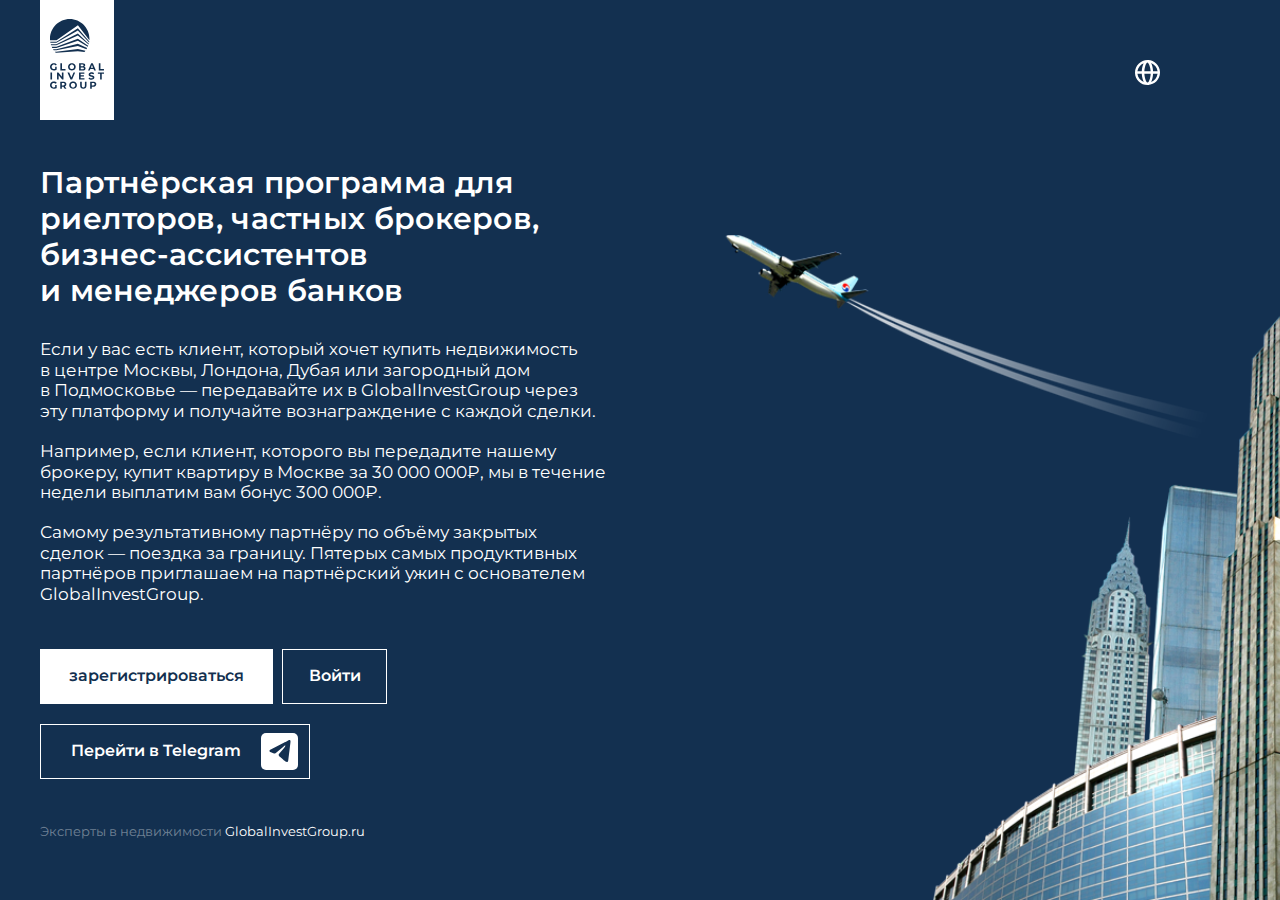
<file: index.html>
<!DOCTYPE html><html lang="ru" class="page"><head><meta charset="UTF-8"><meta name="viewport" content="width=device-width,initial-scale=1"><meta http-equiv="X-UA-Compatible" content="ie=edge"><meta name="theme-color" content="#111111"><title>Главная</title><link rel="preload" href="fonts/Montserrat-SemiBold.woff2" as="font" type="font/woff2" crossorigin><link rel="preload" href="fonts/Montserrat-Regular.woff2" as="font" type="font/woff2" crossorigin><link rel="preload" href="fonts/Montserrat-Medium.woff2" as="font" type="font/woff2" crossorigin><link rel="stylesheet" href="css/vendor.css"><link rel="stylesheet" href="css/main.css"><script defer="defer" src="js/main.js"></script></head><body class="page__body"><div class="site-container"><main class="main"><div class="main__content"><div class="lang __select"><div class="lang__btn __select--btn"><svg class="img-contain"><use xlink:href="img/sprite.svg#lang"></use></svg></div><ul class="list-reset lang__body __select--body"><li class="lang__item __select--items">Русский</li><li class="lang__item __select--items">English</li></ul></div><div class="main__left"><div class="main__info"><div class="logo"><img src="img/svg/logoVerticle.svg" class="img-contain" width="72" height="93" alt="global invest group"></div><h1 class="main__title">Партнёрская программа для риелторов, частных брокеров, бизнес-ассистентов и менеджеров банков</h1><p class="main__text">Если у вас есть клиент, который хочет купить недвижимость в центре Москвы, Лондона, Дубая или загородный дом в Подмосковье — передавайте их в GlobalInvestGroup через эту платформу и получайте вознаграждение с каждой сделки.</p><p class="main__text">Например, если клиент, которого вы передадите нашему брокеру, купит квартиру в Москве за 30 000 000₽, мы в течение недели выплатим вам бонус 300 000₽.</p><p class="main__text">Самому результативному партнёру по объёму закрытых сделок — поездка за границу. Пятерых самых продуктивных партнёров приглашаем на партнёрский ужин с основателем GlobalInvestGroup.</p><div class="main__btns"><a href="reg.html" class="btn main__btn"><span class="btn__text">зарегистрироваться</span> </a><a href="auth.html" class="btn--solid main__btn--solid"><span class="btn--solid__text">Войти</span> </a><a href="#" class="btn--solid-ico main__btn--solid-ico"><span class="btn--solid__text">Перейти в Telegram</span><div class="btn--solid-ico__img"><svg class="img-contain"><use xlink:href="img/sprite.svg#tg"></use></svg></div></a></div><span class="main__footer">Эксперты в недвижимости <a class="main__link">GlobalInvestGroup.ru</a></span></div></div><div class="main__right"><img src="img/main.png" alt="main" class="img-absolute" width="960" height="1080"></div></div></main></div></body></html>
</file>
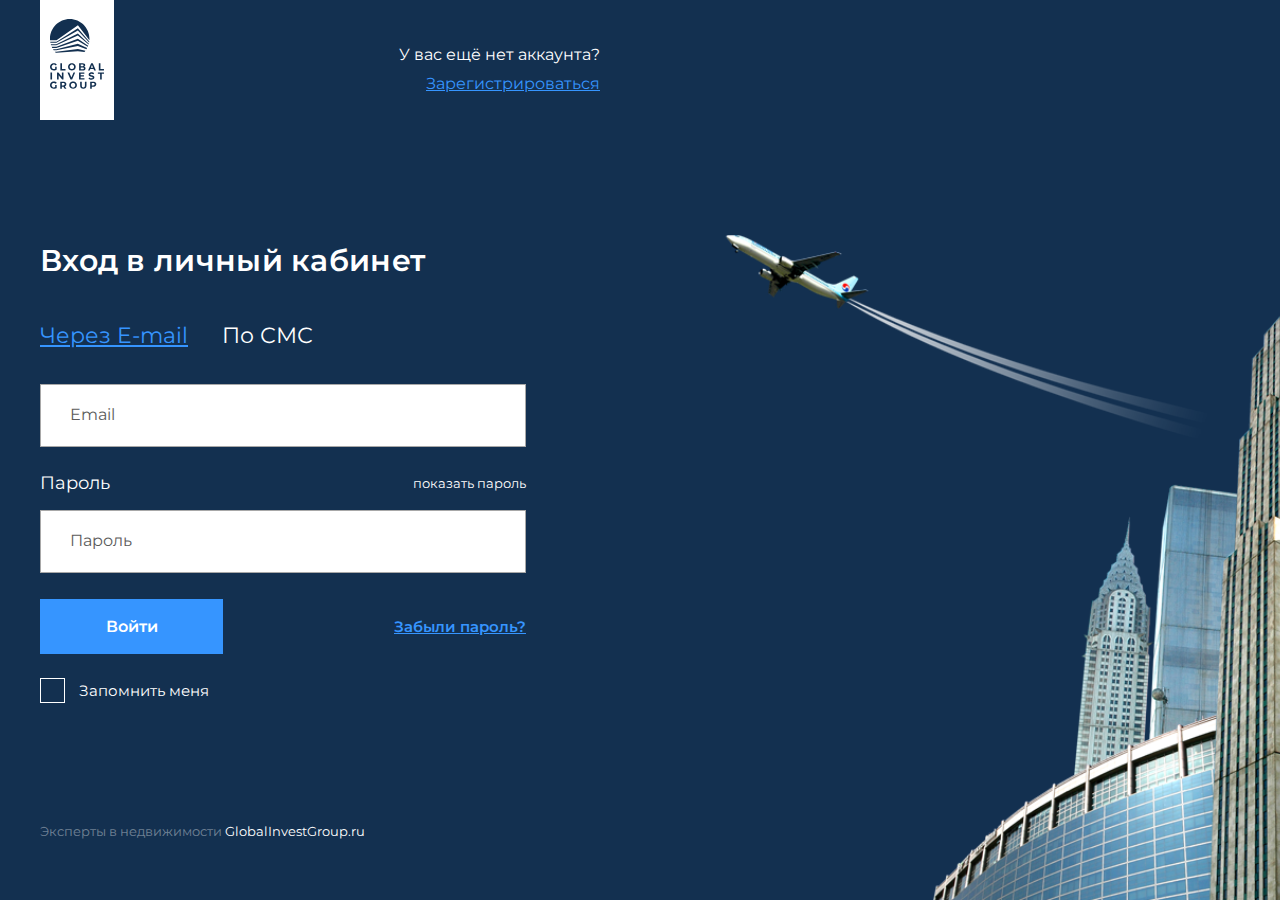
<file: auth.html>
<!DOCTYPE html><html lang="ru" class="page"><head><meta charset="UTF-8"><meta name="viewport" content="width=device-width,initial-scale=1"><meta http-equiv="X-UA-Compatible" content="ie=edge"><meta name="theme-color" content="#111111"><title>Вход</title><link rel="preload" href="fonts/Montserrat-SemiBold.woff2" as="font" type="font/woff2" crossorigin><link rel="preload" href="fonts/Montserrat-Regular.woff2" as="font" type="font/woff2" crossorigin><link rel="preload" href="fonts/Montserrat-Medium.woff2" as="font" type="font/woff2" crossorigin><link rel="stylesheet" href="css/vendor.css"><link rel="stylesheet" href="css/main.css"><script defer="defer" src="js/main.js"></script></head><body class="page__body"><div class="site-container"><main class="main"><div class="main__content"><div class="main__left"><div class="main__info"><div class="logo logo--white"><picture><source media="(max-width: 475px)" srcset="img/svg/logoWhite.svg"><img src="img/svg/logoVerticle.svg" class="img-contain" width="72" height="93" alt="global invest group"></picture></div><div class="account"><span class="account__text">У вас ещё нет аккаунта?</span> <a href="reg.html" class="account__link">Зарегистрироваться</a></div><div class="main__form"><h1 class="main__title">Вход в личный кабинет</h1><div class="main__types"><button data-tab="emailAuth" class="btn-reset main__type tab-elem __active">Через E-mail</button> <button data-tab="smsAuth" class="btn-reset main__type tab-elem">По СМС</button></div><div class="main__tabs"><div id="emailAuth" class="main__tab tab-content __show"><form class="main__form main__form--email __show"><div class="formItem"><input type="text" class="formItem__input" placeholder="Email"></div><div class="formItem"><div class="formItem__header"><span class="formItem__name">Пароль</span> <button type="button" class="btn-reset formItem__view">показать пароль</button></div><input type="password" class="formItem__input" placeholder="Пароль"></div><div class="formBottom"><button type="button" class="btn-reset btn--blue formBottom__btn"><span class="btn--blue__text">Войти</span></button> <button type="button" class="btn-reset formBottom__pas">Забыли пароль?</button></div><label class="check formCheck"><input type="checkbox" class="check__input"> <span class="check__text">Запомнить меня</span></label></form><form class="main__form main__form--newPassword"><div class="formItem"><div class="formItem__header"><span class="formItem__name">Укажите email</span></div><input type="text" class="formItem__input" placeholder="email"></div><div class="formBottom"><button type="button" class="btn-reset btn--blue formBottom__btn btn__newPassword"><span class="btn--blue__text">Подтвердить</span></button></div></form></div><div id="smsAuth" class="main__tab tab-content"><form class="main__form main__form--phone __show"><div class="formItem"><div class="formItem__header"><span class="formItem__name">Укажите номер телефона</span></div><input type="text" class="formItem__input __tel" placeholder="+7 (___)-___-__-__"></div><div class="formBottom"><button type="button" class="btn-reset btn--blue formBottom__btn btn__code"><span class="btn--blue__text">Отправить код</span></button></div></form><form class="main__form main__form--code"><div class="formItem"><div class="formItem__header"><span class="formItem__name">Введите код</span></div><input type="text" class="formItem__input" placeholder="a9Af029"></div><div class="formBottom"><button type="button" class="btn-reset btn--blue formBottom__btn"><span class="btn--blue__text">Войти</span></button></div></form></div></div><span class="main__footer">Эксперты в недвижимости <a class="main__link">GlobalInvestGroup.ru</a></span></div><div class="main__replacePassword"><span class="main__title">Запрос на смену пароля отправлен успешно</span><p class="main__text">Спасибо. Проверьте, пожалуйста, свой email</p></div></div></div><div class="main__right"><img src="img/main.png" alt="main" class="img-absolute" width="960" height="1080"></div></div></main></div></body></html>
</file>
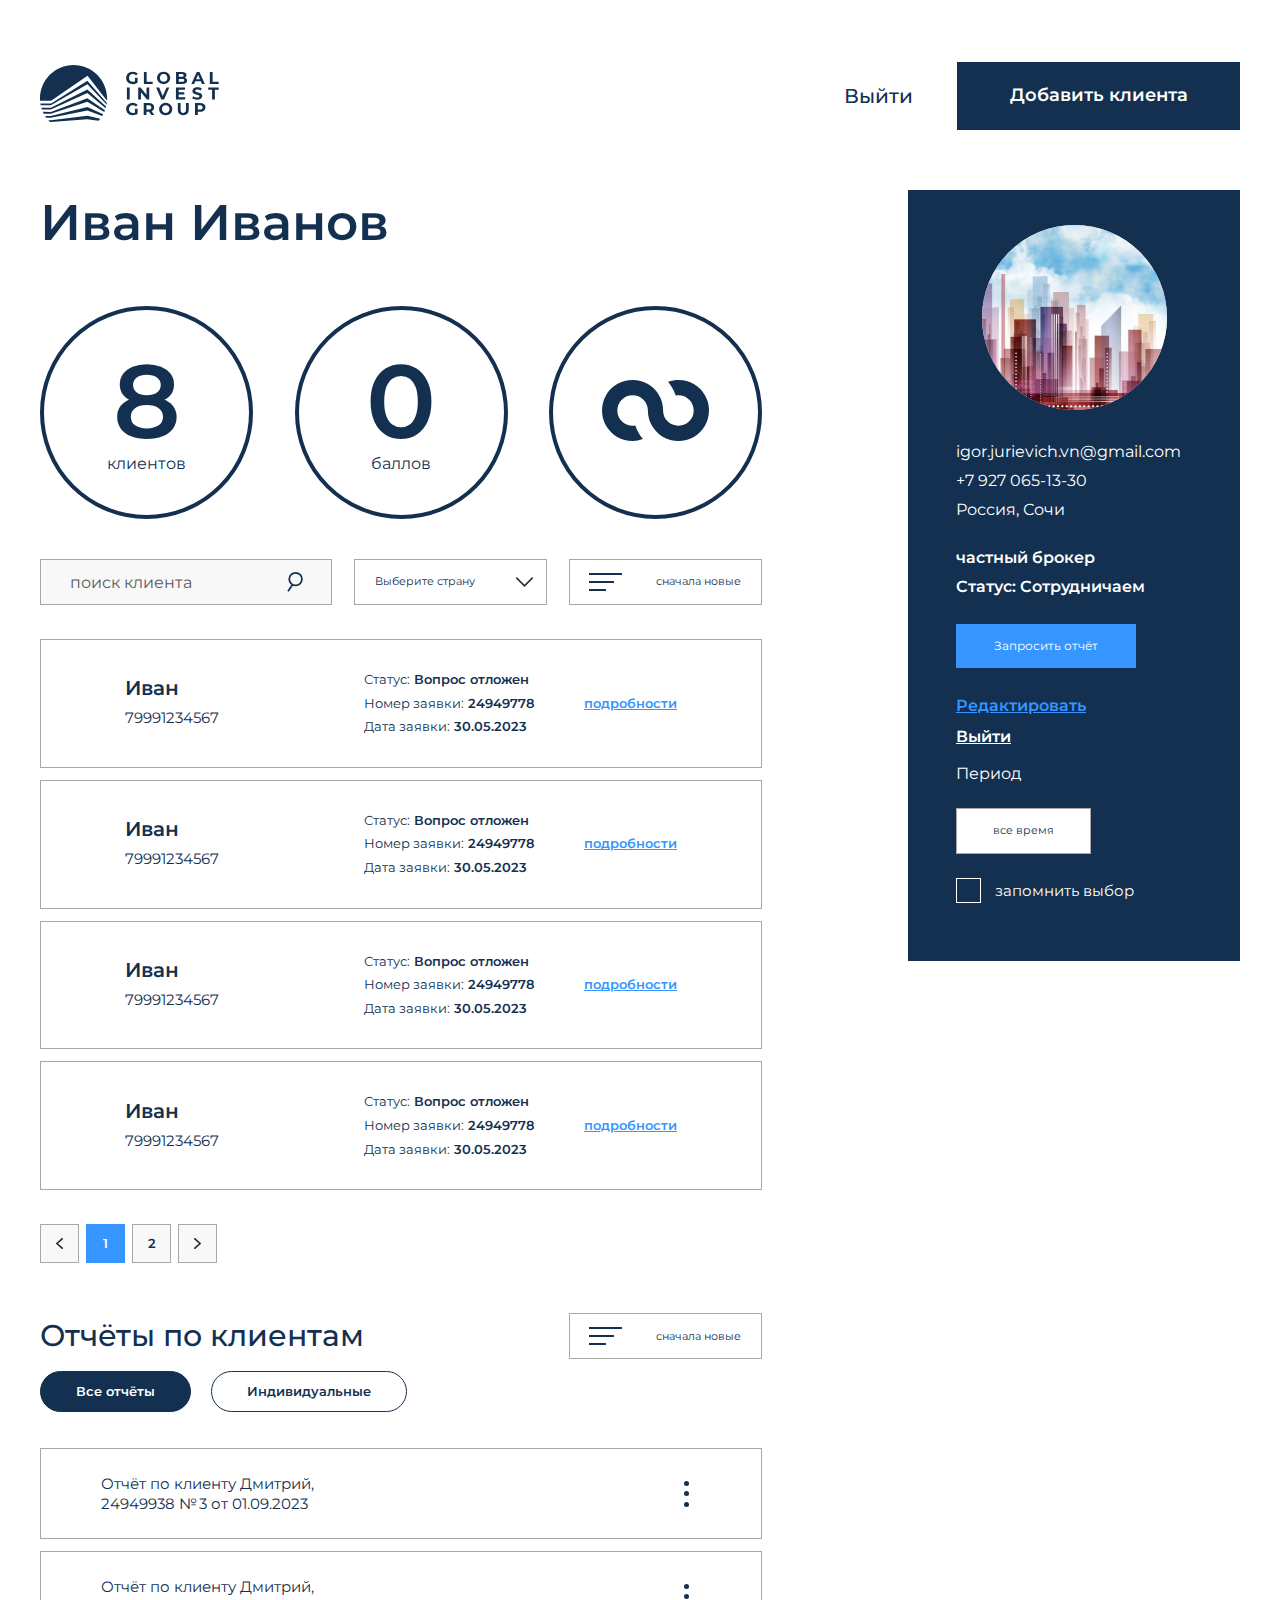
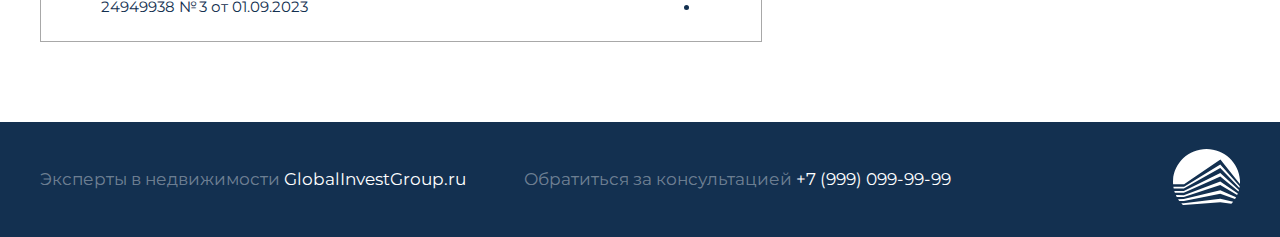
<file: lk.html>
<!DOCTYPE html><html lang="ru" class="page"><head><meta charset="UTF-8"><meta name="viewport" content="width=device-width,initial-scale=1"><meta http-equiv="X-UA-Compatible" content="ie=edge"><meta name="theme-color" content="#111111"><title>Личный кабинет</title><link rel="preload" href="fonts/Montserrat-SemiBold.woff2" as="font" type="font/woff2" crossorigin><link rel="preload" href="fonts/Montserrat-Regular.woff2" as="font" type="font/woff2" crossorigin><link rel="preload" href="fonts/Montserrat-Medium.woff2" as="font" type="font/woff2" crossorigin><link rel="stylesheet" href="css/vendor.css"><link rel="stylesheet" href="css/main.css"><script defer="defer" src="js/main.js"></script></head><body class="page__body"><div class="site-container"><header class="header"><div class="container header__content"><div class="header__logo"><picture><source media="(max-width: 640px)" srcset="img/svg/logoNoText.svg"><img src="img/svg/logo.svg" class="img-contain" width="179" height="57" alt="logotype"></picture></div><div class="header__right"><a href="auth.html" class="header__logout">Выйти</a> <button data-popupid="popupAdd" class="btn-reset header__lk popup__link">Добавить клиента</button></div></div></header><main class="main"><section class="lk"><div class="container lk__content"><div class="lk__left"><div class="lk__header"><h2 class="lk__name">Иван Иванов</h2><button class="btn-reset lk__user"><svg class="img-contain"><use xlink:href="img/sprite.svg#lk"></use></svg></button></div><div class="lk__circles"><div class="lk__circle"><span class="lk__count">8</span> <span class="lk__description">клиентов</span></div><div class="lk__circle"><span class="lk__count">0</span> <span class="lk__description">баллов</span></div><div class="lk__circle"><div class="lk__circle--img"><img src="img/svg/vector.svg" alt="vector" class="img-contain" width="154" height="88"></div></div></div><div class="lk__filters"><div class="lk__search"><input type="text" class="lk__search--input" placeholder="поиск клиента"></div><div class="lk__select"><div class="select-box select-box-noSearch"><div class="options-container"><div class="option"><input type="radio" class="radio" id="automobiles2" name="category2"> <label for="automobiles2">Статус 1</label></div><div class="option"><input type="radio" class="radio" id="film2" name="category2"> <label for="film2">Статус 2</label></div></div><div class="selected">Выберите страну</div></div></div><div class="lk__select"><div class="select-box select-box-noSearch"><div class="options-container"><div class="option"><input type="radio" class="radio" id="automobiles3" name="category3"> <label for="automobiles3">сначала новые</label></div><div class="option"><input type="radio" class="radio" id="film3" name="category3"> <label for="film3">популярные</label></div></div><div class="selected selected--status">сначала новые</div><div class="selected__ico"><div class="selected__ico--line"></div><div class="selected__ico--line"></div><div class="selected__ico--line"></div></div></div></div></div><ul class="list-reset lk__list"><li class="lk__item"><div class="lk__item--content"><div class="lk__info"><span class="lk__info--name">Иван</span> <span class="lk__info--id">79991234567</span></div><div class="lk__data"><p class="lk__data--text"><span class="lk__data--name">Статус:</span> Вопрос отложен</p><p class="lk__data--text"><span class="lk__data--name">Номер заявки:</span> 24949778</p><p class="lk__data--text"><span class="lk__data--name">Дата заявки:</span> 30.05.2023</p></div><span data-popupid="popupMore" class="lk__link popup__link">подробности</span></div></li><li class="lk__item"><div class="lk__item--content"><div class="lk__info"><span class="lk__info--name">Иван</span> <span class="lk__info--id">79991234567</span></div><div class="lk__data"><p class="lk__data--text"><span class="lk__data--name">Статус:</span> Вопрос отложен</p><p class="lk__data--text"><span class="lk__data--name">Номер заявки:</span> 24949778</p><p class="lk__data--text"><span class="lk__data--name">Дата заявки:</span> 30.05.2023</p></div><span data-popupid="popupMore" class="lk__link popup__link">подробности</span></div></li><li class="lk__item"><div class="lk__item--content"><div class="lk__info"><span class="lk__info--name">Иван</span> <span class="lk__info--id">79991234567</span></div><div class="lk__data"><p class="lk__data--text"><span class="lk__data--name">Статус:</span> Вопрос отложен</p><p class="lk__data--text"><span class="lk__data--name">Номер заявки:</span> 24949778</p><p class="lk__data--text"><span class="lk__data--name">Дата заявки:</span> 30.05.2023</p></div><span data-popupid="popupMore" class="lk__link popup__link">подробности</span></div></li><li class="lk__item"><div class="lk__item--content"><div class="lk__info"><span class="lk__info--name">Иван</span> <span class="lk__info--id">79991234567</span></div><div class="lk__data"><p class="lk__data--text"><span class="lk__data--name">Статус:</span> Вопрос отложен</p><p class="lk__data--text"><span class="lk__data--name">Номер заявки:</span> 24949778</p><p class="lk__data--text"><span class="lk__data--name">Дата заявки:</span> 30.05.2023</p></div><span data-popupid="popupMore" class="lk__link popup__link">подробности</span></div></li></ul><div class="lk__pages"><button class="btn-reset lk__page"><img loading="lazy" src="img/svg/arrow.svg" class="lk__page--ico" width="6" height="11" alt="arrow"></button> <button class="btn-reset lk__page __active">1</button> <button class="btn-reset lk__page">2</button> <button class="btn-reset lk__page"><img loading="lazy" src="img/svg/arrow.svg" class="lk__page--ico" width="6" height="11" alt="arrow"></button></div><div class="lk__clients"><div class="lk__header"><h2 class="lk__title">Отчёты по клиентам</h2><div class="lk__select"><div class="select-box select-box-noSearch"><div class="options-container"><div class="option"><input type="radio" class="radio" id="automobiles" name="category"> <label for="automobiles">сначала новые</label></div><div class="option"><input type="radio" class="radio" id="film" name="category"> <label for="film">популярные</label></div></div><div class="selected selected--status">сначала новые</div><div class="selected__ico"><div class="selected__ico--line"></div><div class="selected__ico--line"></div><div class="selected__ico--line"></div></div></div></div></div><div class="lk__btns"><label class="lk__btn"><input type="radio" class="lk__btn--input" name="client" checked="checked"> <span class="lk__btn--text">Все отчёты</span></label> <label class="lk__btn"><input type="radio" class="lk__btn--input" name="client"> <span class="lk__btn--text">Индивидуальные</span></label></div><ul class="list-reset lk__reports"><li class="lk__report"><p class="lk__report--text">Отчёт по клиенту Дмитрий, 24949938 № 3 от 01.09.2023</p><div class="lk__action __select"><button class="btn-reset lk__dotes __select--btn"><span class="lk__dote"></span> <span class="lk__dote"></span> <span class="lk__dote"></span></button><ul class="list-reset lk__select--body __select--body"><li class="lk__select--item __select--items">удалить</li><li class="lk__select--item __select--items">заморозить</li><li class="lk__select--item __select--items">редактирвать</li></ul></div></li><li class="lk__report"><p class="lk__report--text">Отчёт по клиенту Дмитрий, 24949938 № 3 от 01.09.2023</p><div class="lk__action __select"><button class="btn-reset lk__dotes __select--btn"><span class="lk__dote"></span> <span class="lk__dote"></span> <span class="lk__dote"></span></button><ul class="list-reset lk__select--body __select--body"><li class="lk__select--item __select--items">удалить</li><li class="lk__select--item __select--items">заморозить</li><li class="lk__select--item __select--items">редактирвать</li></ul></div></li></ul></div></div><div class="lk__right"><div class="lk__right--content"><button class="btn-reset remove__popup"></button><div class="lk__avatar"><img src="img/img.jpg" alt="avatar" class="img-absolute" width="281" height="281"></div><div class="lk__contact"><a href="mailto:igor.jurievich.vn@gmail.com" class="lk__email">igor.jurievich.vn@gmail.com</a> <a href="tel:+7 (927) 065-13-30" class="lk__tel">+7 927 065-13-30</a> <span class="lk__local">Россия, Сочи</span></div><div class="lk__roles"><span class="lk__role">частный брокер</span> <span class="lk__role">Статус: Сотрудничаем</span></div><button class="btn-reset btn--blue lk__fetch">Запросить отчёт</button> <button data-popupid="popupForm" class="btn-reset lk__edit popup__link">Редактировать</button> <button class="btn-reset lk__logout">Выйти</button><div class="lk__period"><span class="lk__period--text">Период</span><div class="select-box select-box-noSearch"><div class="options-container"><div class="option"><input type="radio" class="radio" name="category1"> <label for="automobiles">сначала новые</label></div><div class="option"><input type="radio" class="radio" name="category1"> <label for="film">Другой вариант</label></div></div><div class="selected">все время</div></div><label class="check"><input type="checkbox" class="check__input"> <span class="check__text">запомнить выбор</span></label></div></div></div></div></section></main><footer class="footer"><div class="container footer__content"><p class="footer__text">Эксперты в недвижимости <a href="#" class="footer__link">GlobalInvestGroup.ru</a></p><p class="footer__text">Обратиться за консультацией <a href="tel:+7 (999) 099-99-99" class="footer__link">+7 (999) 099-99-99</a></p><div class="footer__logo"><img src="img/svg/logoWhite.svg" class="image" width="67" height="56" alt="logotype"></div></div></footer></div><div id="popupMore" class="popup"><div class="popup__body"><div class="popup__content"><div class="popup__scroll"><button class="btn-reset remove__popup close__popup"></button> <span class="popup__title">Иван Иванов (Архив)</span><div class="popup__info"><p class="popup__text"><span class="popup__name">Статус:</span> Архив</p><p class="popup__text"><span class="popup__name">Причина:</span> Клиент не уникальный</p></div><p class="popup__text"><span class="popup__name">Бюджет:</span> 15 000 000 руб.</p><p class="popup__text"><span class="popup__name">Тип недвижимости и направление:</span> Первичная недвижимость Москвы</p><p class="popup__text"><span class="popup__name">Номер телефона:</span> 79104294130</p><p class="popup__text"><span class="popup__name">Связь с клиентов:</span> Можно связываться напрямую</p><p class="popup__text"><span class="popup__name">Комментарий:</span> В Сочи нет смысла покупать, ей нужна первая линия, что у нее есть в Дубае недвижимость есть в Европе и что в Сочи вообще не то что ей нужно, бюджет от 15.000.000, что она хочет не совсем понимаю.</p><button class="btn-reset popup__fetch">Запросить отчет по клиенту</button></div></div></div></div><div id="popupForm" class="popup popupForm"><div class="popup__body"><div class="popup__content"><div class="popup__scroll"><button class="btn-reset remove__popup close__popup"></button><div class="main__form"><h1 class="main__title">Обновить информацию</h1><form class="main__form--reg"><div class="formItem"><div class="formItem__header"><span class="formItem__name">Имя</span></div><input type="text" class="formItem__input" placeholder="Иван"></div><div class="formItem"><div class="formItem__header"><span class="formItem__name">Фамилия</span></div><input type="text" class="formItem__input" placeholder="Иванов"></div><div class="formItem"><div class="formItem__header"><span class="formItem__name">Пол</span></div><div class="formItem__elems"><label class="radio"><input type="radio" class="radio__input" name="gender"> <span class="radio__text">Мужской</span></label> <label class="radio"><input type="radio" class="radio__input" name="gender"> <span class="radio__text">Женский</span></label></div></div><div class="formItem"><div class="formItem__header"><span class="formItem__name">Почта</span></div><input type="email" class="formItem__input" placeholder="email"></div><div class="formItem"><div class="formItem__header"><span class="formItem__name">Страна</span></div><div class="select-box"><div class="options-container"><div class="option"><input type="radio" class="radio" id="automobiles" name="category"> <label for="automobiles">Automobiles</label></div><div class="option"><input type="radio" class="radio" id="film" name="category"> <label for="film">Film & Animation</label></div><div class="option"><input type="radio" class="radio" id="science" name="category"> <label for="science">Science & Technology</label></div><div class="option"><input type="radio" class="radio" id="art" name="category"> <label for="art">Art</label></div><div class="option"><input type="radio" class="radio" id="music" name="category"> <label for="music">Music</label></div><div class="option"><input type="radio" class="radio" id="travel" name="category"> <label for="travel">Travel & Events</label></div><div class="option"><input type="radio" class="radio" id="sports" name="category"> <label for="sports">Sports</label></div><div class="option"><input type="radio" class="radio" id="news" name="category"> <label for="news">News & Politics</label></div><div class="option"><input type="radio" class="radio" id="tutorials" name="category"> <label for="tutorials">Tutorials</label></div></div><div class="selected">Выберите страну</div><div class="search-box"><input type="text" placeholder="Найти страну..."></div></div></div><div class="formItem"><div class="formItem__header"><span class="formItem__name">Ваш статус</span></div><ul class="list-reset formItem__statuses"><li class="formItem__status"><label class="radio __active"><input type="radio" class="radio__input status-radio" name="status" checked="checked"> <span class="radio__text">работаю в агентстве недвижимости</span></label><div class="formItem__more"><input type="text" class="formItem__input" placeholder="Укажите название компании"></div></li><li class="formItem__status"><label class="radio"><input type="radio" class="radio__input status-radio" name="status"> <span class="radio__text">частный брокер</span></label></li><li class="formItem__status"><label class="radio"><input type="radio" class="radio__input status-radio" name="status"> <span class="radio__text">банк</span></label><div class="formItem__more"><input type="text" class="formItem__input" placeholder="Введите название банка"></div></li><li class="formItem__status"><label class="radio"><input type="radio" class="radio__input status-radio" name="status"> <span class="radio__text">из другой сферы</span></label><div class="formItem__more"><textarea class="textarea" placeholder="Коротко опишите свою детельность"></textarea></div></li></ul></div><label class="check formCheck"><input type="checkbox" class="check__input"> <span class="check__text">у меня уже есть клиент</span></label><div class="formItem"><div class="formItem__header"><span class="formItem__name">Номер телефона</span></div><input type="text" class="formItem__input __tel" placeholder="+7 (___)-___-__-__"></div><button type="button" class="btn-reset btn--blue formBottom__btn btn__reg"><span class="btn--blue__text">Зарегистрироваться</span></button> <label class="check formCheck"><input type="checkbox" class="check__input"> <span class="check__text">Я ознакомился и согласен с <a href="#" class="check__link">политикой конфиденциальности</a></span></label></form></div></div></div></div></div><div id="popupAdd" class="popup popupForm"><div class="popup__body"><div class="popup__content"><div class="popup__scroll"><button class="btn-reset remove__popup close__popup"></button><div class="main__form"><div class="main__types"><button data-tab="emailAuth" class="btn-reset main__type tab-elem __active">Передать в работу</button> <button data-tab="smsAuth" class="btn-reset main__type tab-elem">Зафиксировать</button></div><div class="main__tabs"><div id="emailAuth" class="main__tab tab-content __show"><form class="main__form--reg"><div class="formItem"><div class="formItem__header"><span class="formItem__name">Имя</span></div><input type="text" class="formItem__input" placeholder="Иван"></div><div class="formItem"><div class="formItem__header"><span class="formItem__name">Фамилия</span></div><input type="text" class="formItem__input" placeholder="Иванов"></div><div class="formItemDouble"><div class="formItem"><div class="formItem__header"><span class="formItem__name">Бюджет</span></div><input type="text" class="formItem__input" placeholder="50 000 000"></div><div class="formItem"><div class="formItem__header"><span class="formItem__name">Валюта</span></div><div class="select-box"><div class="options-container"><div class="option"><input type="radio" class="radio" id="automobiles51" name="category51"> <label for="automobiles51">Automobiles</label></div><div class="option"><input type="radio" class="radio" id="automobiles61" name="category51"> <label for="automobiles61">Automobiles</label></div></div><div class="selected">Выбрать</div><div class="search-box"><input type="text" placeholder="Поиск..."></div></div></div></div><div class="formItem"><div class="formItem__header"><span class="formItem__name">Тип недвижимости и направление*</span></div><div class="select-box"><div class="options-container"><div class="option"><input type="radio" class="radio" id="automobiles5" name="category5"> <label for="automobiles5">Automobiles</label></div><div class="option"><input type="radio" class="radio" id="automobiles6" name="category5"> <label for="automobiles6">Automobiles</label></div></div><div class="selected">Выберите из списка</div><div class="search-box"><input type="text" placeholder="Поиск..."></div></div></div><div class="formItem"><div class="formItem__header"><span class="formItem__name">Почта</span></div><input type="email" class="formItem__input" placeholder="email"></div><div class="formItem"><div class="formItem__header"><span class="formItem__name">Номер телефона</span></div><input type="text" class="formItem__input __tel" placeholder="+7 (___)-___-__-__"></div><div class="formItem"><div class="formItem__header"><span class="formItem__name">Связь с клиентом*</span></div><div class="select-box"><div class="options-container"><div class="option"><input type="radio" class="radio" id="automobiles8" name="category7"> <label for="automobiles8">Automobiles</label></div><div class="option"><input type="radio" class="radio" id="automobiles8" name="category7"> <label for="automobiles8">Automobiles</label></div></div><div class="selected">Не выбрано</div><div class="search-box"><input type="text" placeholder="Поиск..."></div></div></div><div class="formItem"><div class="formItem__header"><span class="formItem__name">Комментарий</span></div><textarea class="textarea"></textarea></div><button type="button" class="btn-reset btn--blue formBottom__btn btn__reg"><span class="btn--blue__text">Добавить клиента</span></button></form></div><div id="smsAuth" class="main__tab tab-content"><form class="main__form--reg"><div class="formItem"><div class="formItem__header"><span class="formItem__name">Имя</span></div><input type="text" class="formItem__input" placeholder="Иван"></div><div class="formItem"><div class="formItem__header"><span class="formItem__name">Фамилия</span></div><input type="text" class="formItem__input" placeholder="Иванов"></div><div class="formItemDouble"><div class="formItem"><div class="formItem__header"><span class="formItem__name">Бюджет</span></div><input type="text" class="formItem__input" placeholder="50 000 000"></div><div class="formItem"><div class="formItem__header"><span class="formItem__name">Валюта</span></div><div class="select-box"><div class="options-container"><div class="option"><input type="radio" class="radio" id="automobiles51" name="category51"> <label for="automobiles51">Automobiles</label></div><div class="option"><input type="radio" class="radio" id="automobiles61" name="category51"> <label for="automobiles61">Automobiles</label></div></div><div class="selected">Выбрать</div><div class="search-box"><input type="text" placeholder="Поиск..."></div></div></div></div><div class="formItem"><div class="formItem__header"><span class="formItem__name">Тип недвижимости и направление*</span></div><div class="select-box"><div class="options-container"><div class="option"><input type="radio" class="radio" id="automobiles5" name="category5"> <label for="automobiles5">Automobiles</label></div><div class="option"><input type="radio" class="radio" id="automobiles6" name="category5"> <label for="automobiles6">Automobiles</label></div></div><div class="selected">Выберите из списка</div><div class="search-box"><input type="text" placeholder="Поиск..."></div></div></div><div class="formItem"><div class="formItem__header"><span class="formItem__name">Почта</span></div><input type="email" class="formItem__input" placeholder="email"></div><div class="formItem"><div class="formItem__header"><span class="formItem__name">Номер телефона</span></div><input type="text" class="formItem__input __tel" placeholder="+7 (___)-___-__-__"></div><div class="formItem"><div class="formItem__header"><span class="formItem__name">Связь с клиентом*</span></div><div class="select-box"><div class="options-container"><div class="option"><input type="radio" class="radio" id="automobiles8" name="category7"> <label for="automobiles8">Automobiles</label></div><div class="option"><input type="radio" class="radio" id="automobiles8" name="category7"> <label for="automobiles8">Automobiles</label></div></div><div class="selected">Не выбрано</div><div class="search-box"><input type="text" placeholder="Поиск..."></div></div></div><div class="formItem"><div class="formItem__header"><span class="formItem__name">Комментарий</span></div><textarea class="textarea"></textarea></div><button type="button" class="btn-reset btn--blue formBottom__btn btn__reg"><span class="btn--blue__text">Добавить клиента</span></button></form></div></div></div></div></div></div></div></body></html>
</file>
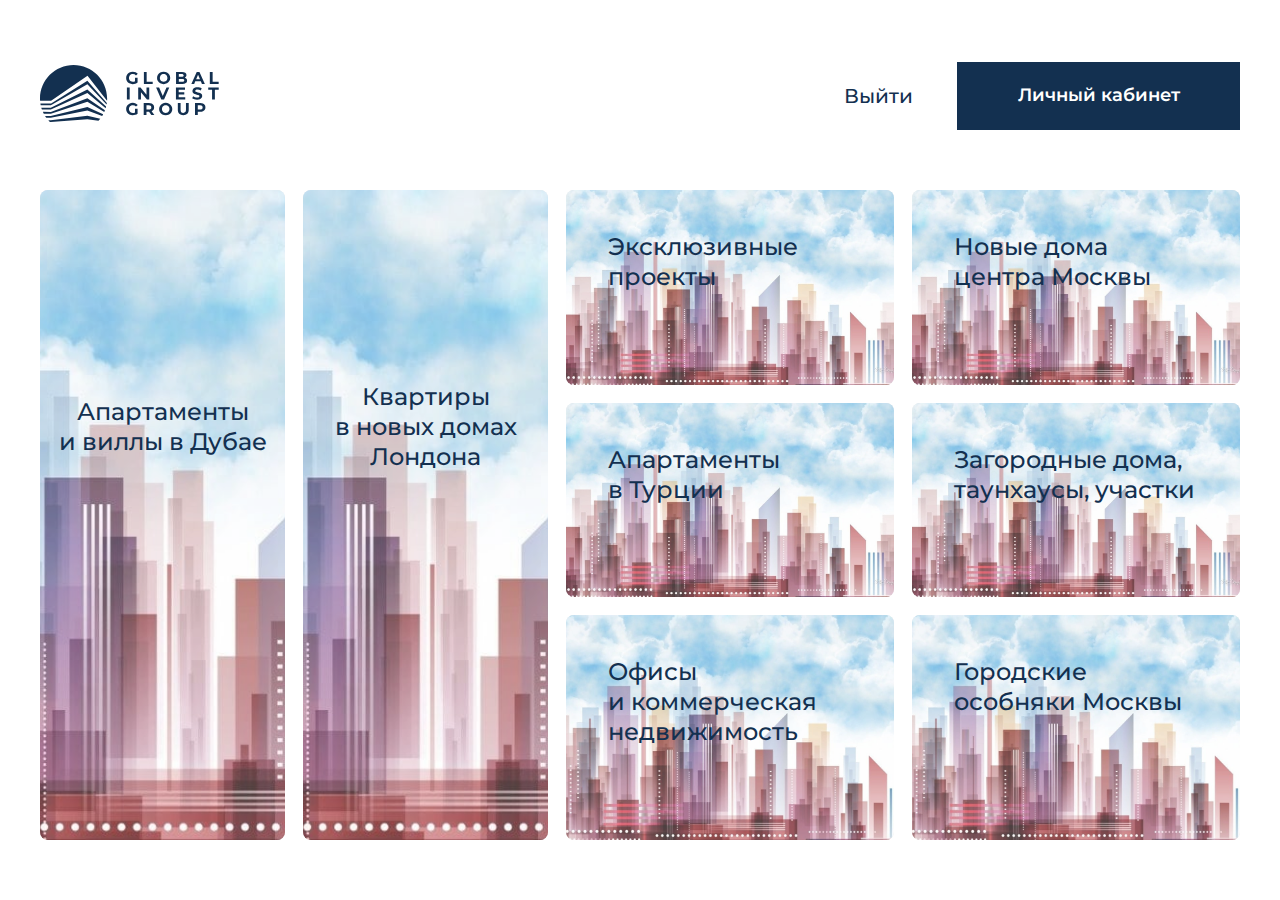
<file: projects.html>
<!DOCTYPE html><html lang="ru" class="page"><head><meta charset="UTF-8"><meta name="viewport" content="width=device-width,initial-scale=1"><meta http-equiv="X-UA-Compatible" content="ie=edge"><meta name="theme-color" content="#111111"><title>Проекты</title><link rel="preload" href="fonts/Montserrat-SemiBold.woff2" as="font" type="font/woff2" crossorigin><link rel="preload" href="fonts/Montserrat-Regular.woff2" as="font" type="font/woff2" crossorigin><link rel="preload" href="fonts/Montserrat-Medium.woff2" as="font" type="font/woff2" crossorigin><link rel="stylesheet" href="css/vendor.css"><link rel="stylesheet" href="css/main.css"><script defer="defer" src="js/main.js"></script></head><body class="page__body"><div class="site-container"><header class="header"><div class="container header__content"><div class="header__logo"><picture><source media="(max-width: 640px)" srcset="img/svg/logoNoText.svg"><img src="img/svg/logo.svg" class="img-contain" width="179" height="57" alt="logotype"></picture></div><div class="header__right"><a href="auth.html" class="header__logout">Выйти</a> <a href="lk.html" class="header__lk">Личный кабинет</a></div></div></header><main class="main projects__main"><section class="projects"><div class="container projects__content"><div class="projects__item projects__item--big"><img src="img/img.jpg" alt="img" class="img-absolute" width="343" height="852"><h2 class="project__title">Апартаменты и виллы в Дубае</h2></div><div class="projects__item projects__item--big"><img src="img/img.jpg" alt="img" class="img-absolute" width="343" height="852"><h2 class="project__title">Квартиры в новых домах Лондона</h2></div><div class="projects__item"><img src="img/img.jpg" alt="img" class="img-absolute" width="484" height="260"><h2 class="project__title">Эксклюзивные проекты</h2></div><div class="projects__item"><img src="img/img.jpg" alt="img" class="img-absolute" width="484" height="260"><h2 class="project__title">Новые дома центра Москвы</h2></div><div class="projects__item"><img src="img/img.jpg" alt="img" class="img-absolute" width="484" height="260"><h2 class="project__title">Апартаменты в Турции</h2></div><div class="projects__item"><img src="img/img.jpg" alt="img" class="img-absolute" width="484" height="260"><h2 class="project__title">Загородные дома, таунхаусы, участки</h2></div><div class="projects__item"><img src="img/img.jpg" alt="img" class="img-absolute" width="484" height="260"><h2 class="project__title">Офисы и коммерческая недвижимость</h2></div><div class="projects__item"><img src="img/img.jpg" alt="img" class="img-absolute" width="484" height="260"><h2 class="project__title">Городские особняки Москвы</h2></div></div></section></main></div></body></html>
</file>
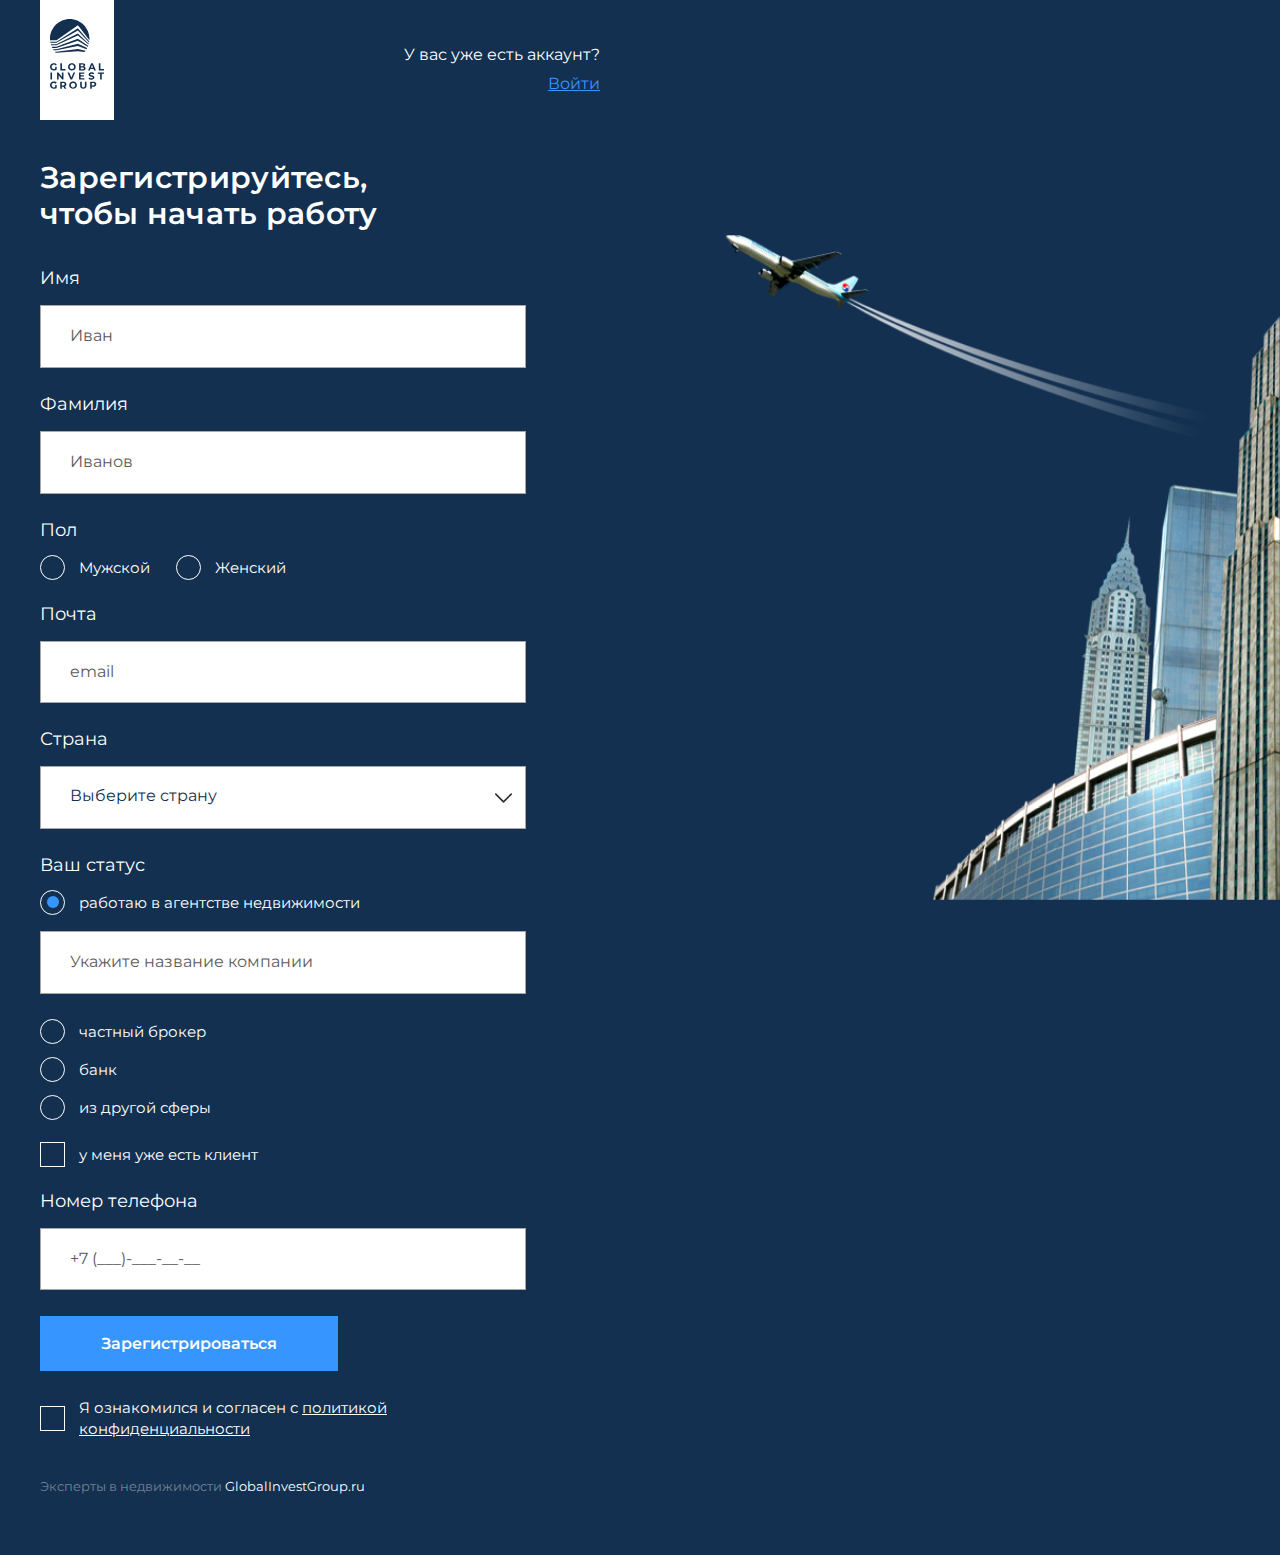
<file: reg.html>
<!DOCTYPE html><html lang="ru" class="page"><head><meta charset="UTF-8"><meta name="viewport" content="width=device-width,initial-scale=1"><meta http-equiv="X-UA-Compatible" content="ie=edge"><meta name="theme-color" content="#111111"><title>Регистрация</title><link rel="preload" href="fonts/Montserrat-SemiBold.woff2" as="font" type="font/woff2" crossorigin><link rel="preload" href="fonts/Montserrat-Regular.woff2" as="font" type="font/woff2" crossorigin><link rel="preload" href="fonts/Montserrat-Medium.woff2" as="font" type="font/woff2" crossorigin><link rel="stylesheet" href="css/vendor.css"><link rel="stylesheet" href="css/main.css"><script defer="defer" src="js/main.js"></script></head><body class="page__body"><div class="site-container"><main class="main"><div class="main__content"><div class="main__left"><div class="main__info"><div class="logo logo--white"><picture><source media="(max-width: 475px)" srcset="img/svg/logoWhite.svg"><img src="img/svg/logoVerticle.svg" class="img-contain" width="72" height="93" alt="global invest group"></picture></div><div class="account"><span class="account__text">У вас уже есть аккаунт?</span> <a href="auth.html" class="account__link">Войти</a></div><div class="main__form"><h1 class="main__title">Зарегистрируйтесь,<br>чтобы начать работу</h1><form class="main__form--reg"><div class="formItem"><div class="formItem__header"><span class="formItem__name">Имя</span></div><input type="text" class="formItem__input" placeholder="Иван"></div><div class="formItem"><div class="formItem__header"><span class="formItem__name">Фамилия</span></div><input type="text" class="formItem__input" placeholder="Иванов"></div><div class="formItem"><div class="formItem__header"><span class="formItem__name">Пол</span></div><div class="formItem__elems"><label class="radio"><input type="radio" class="radio__input" name="gender"> <span class="radio__text">Мужской</span></label> <label class="radio"><input type="radio" class="radio__input" name="gender"> <span class="radio__text">Женский</span></label></div></div><div class="formItem"><div class="formItem__header"><span class="formItem__name">Почта</span></div><input type="email" class="formItem__input" placeholder="email"></div><div class="formItem"><div class="formItem__header"><span class="formItem__name">Страна</span></div><div class="select-box"><div class="options-container"><div class="option"><input type="radio" class="radio" id="automobiles" name="category"> <label for="automobiles">Automobiles</label></div><div class="option"><input type="radio" class="radio" id="film" name="category"> <label for="film">Film & Animation</label></div><div class="option"><input type="radio" class="radio" id="science" name="category"> <label for="science">Science & Technology</label></div><div class="option"><input type="radio" class="radio" id="art" name="category"> <label for="art">Art</label></div><div class="option"><input type="radio" class="radio" id="music" name="category"> <label for="music">Music</label></div><div class="option"><input type="radio" class="radio" id="travel" name="category"> <label for="travel">Travel & Events</label></div><div class="option"><input type="radio" class="radio" id="sports" name="category"> <label for="sports">Sports</label></div><div class="option"><input type="radio" class="radio" id="news" name="category"> <label for="news">News & Politics</label></div><div class="option"><input type="radio" class="radio" id="tutorials" name="category"> <label for="tutorials">Tutorials</label></div></div><div class="selected">Выберите страну</div><div class="search-box"><input type="text" placeholder="Найти страну..."></div></div></div><div class="formItem"><div class="formItem__header"><span class="formItem__name">Ваш статус</span></div><ul class="list-reset formItem__statuses"><li class="formItem__status"><label class="radio __active"><input type="radio" class="radio__input status-radio" name="status" checked="checked"> <span class="radio__text">работаю в агентстве недвижимости</span></label><div class="formItem__more"><input type="text" class="formItem__input" placeholder="Укажите название компании"></div></li><li class="formItem__status"><label class="radio"><input type="radio" class="radio__input status-radio" name="status"> <span class="radio__text">частный брокер</span></label></li><li class="formItem__status"><label class="radio"><input type="radio" class="radio__input status-radio" name="status"> <span class="radio__text">банк</span></label><div class="formItem__more"><input type="text" class="formItem__input" placeholder="Введите название банка"></div></li><li class="formItem__status"><label class="radio"><input type="radio" class="radio__input status-radio" name="status"> <span class="radio__text">из другой сферы</span></label><div class="formItem__more"><textarea class="textarea" placeholder="Коротко опишите свою детельность"></textarea></div></li></ul></div><label class="check formCheck"><input type="checkbox" class="check__input"> <span class="check__text">у меня уже есть клиент</span></label><div class="formItem"><div class="formItem__header"><span class="formItem__name">Номер телефона</span></div><input type="text" class="formItem__input __tel" placeholder="+7 (___)-___-__-__"></div><button type="button" class="btn-reset btn--blue formBottom__btn btn__reg"><span class="btn--blue__text">Зарегистрироваться</span></button> <label class="check formCheck"><input type="checkbox" class="check__input"> <span class="check__text">Я ознакомился и согласен с <a href="#" class="check__link">политикой конфиденциальности</a></span></label></form><span class="main__footer">Эксперты в недвижимости <a class="main__link">GlobalInvestGroup.ru</a></span></div></div></div><div class="main__right"><img src="img/main.png" alt="main" class="img-absolute" width="960" height="1080"></div></div></main></div></body></html>
</file>
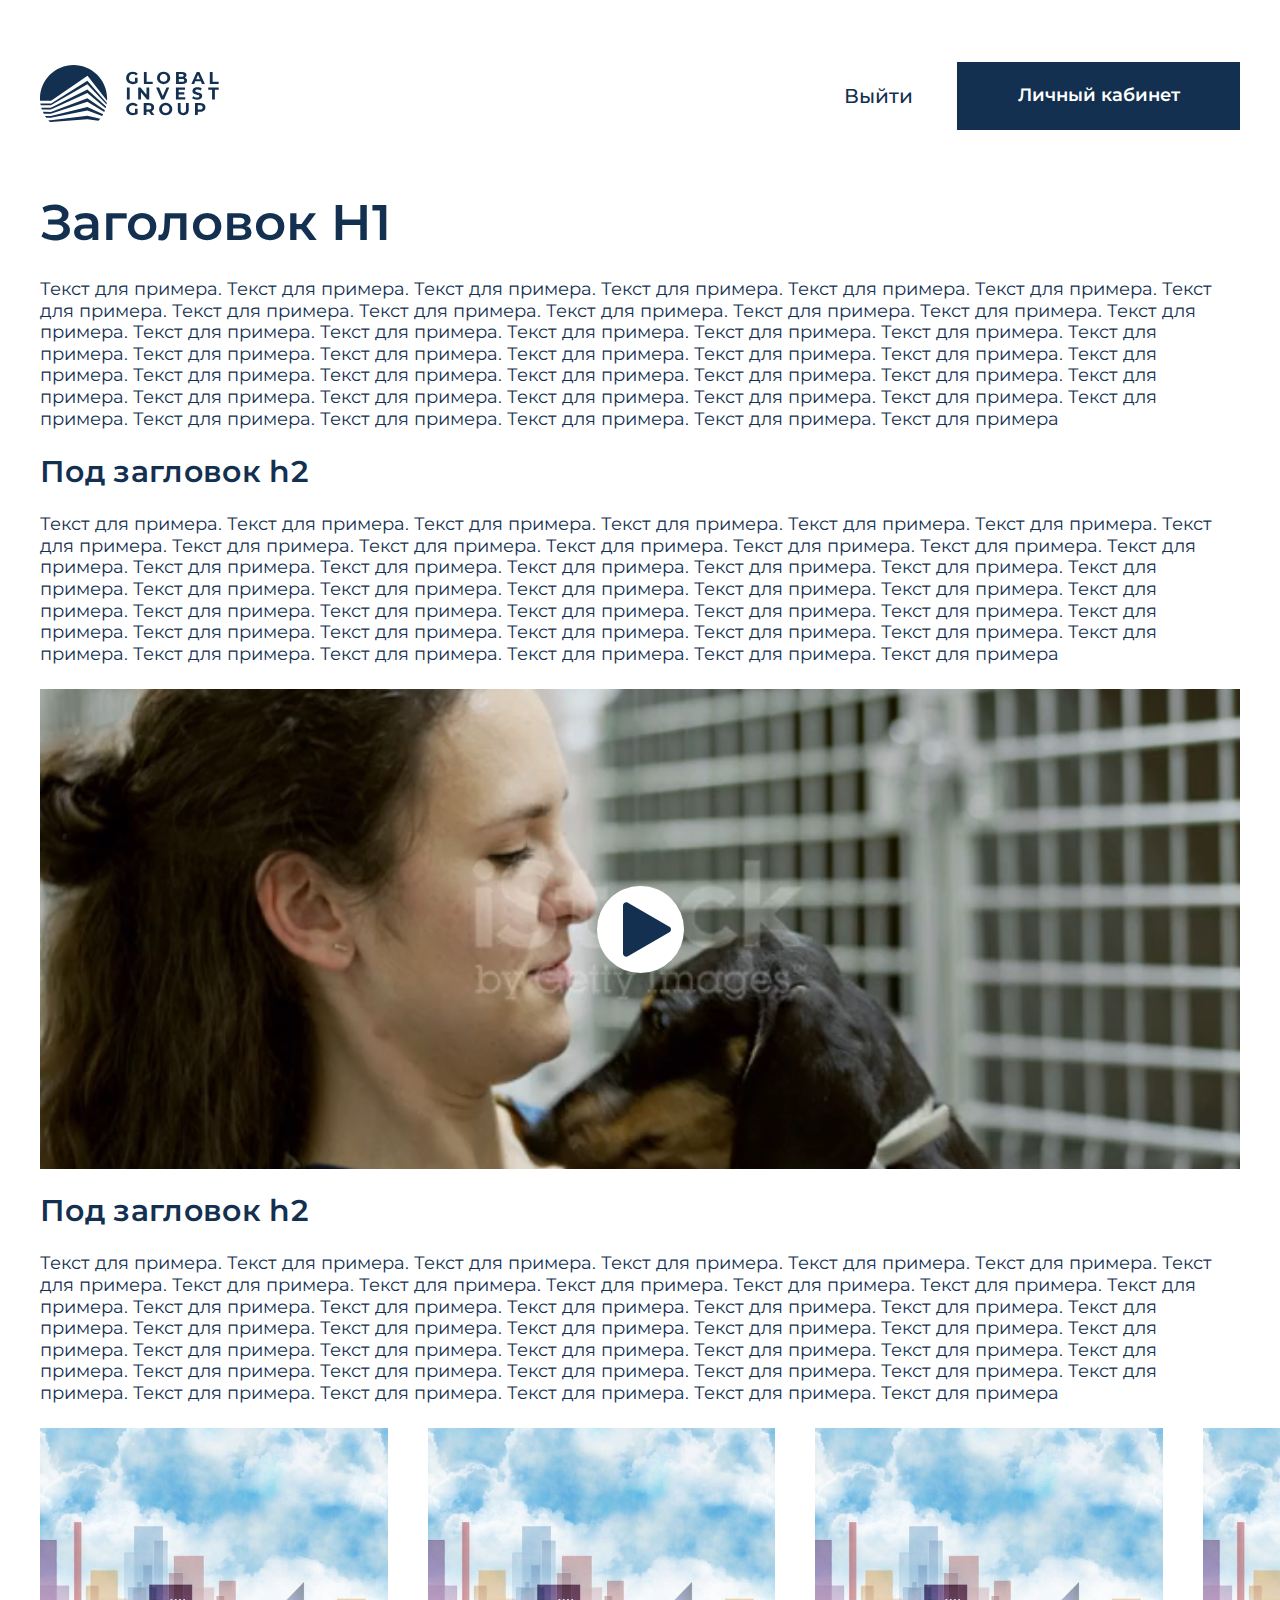
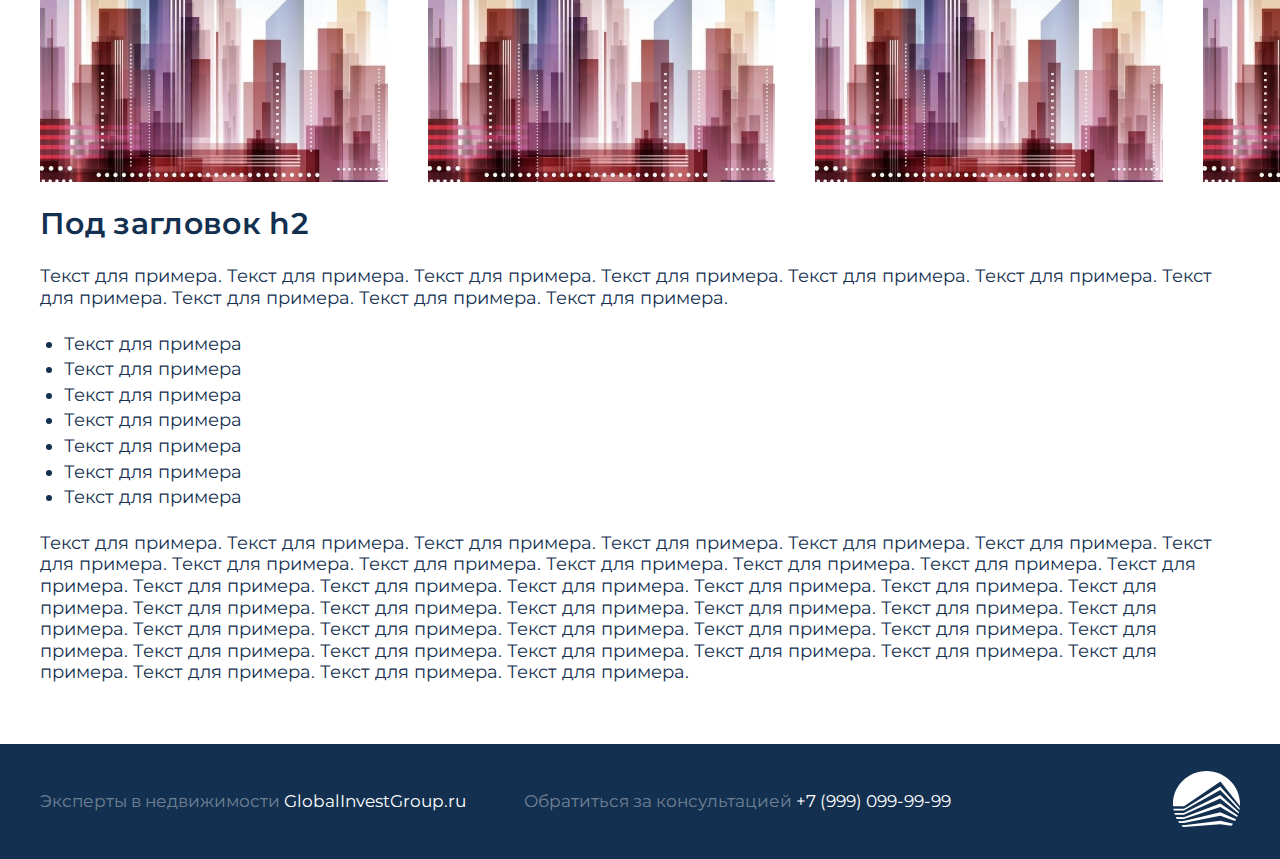
<file: text.html>
<!DOCTYPE html><html lang="ru" class="page"><head><meta charset="UTF-8"><meta name="viewport" content="width=device-width,initial-scale=1"><meta http-equiv="X-UA-Compatible" content="ie=edge"><meta name="theme-color" content="#111111"><title>Текстовая страница</title><link rel="preload" href="fonts/Montserrat-SemiBold.woff2" as="font" type="font/woff2" crossorigin><link rel="preload" href="fonts/Montserrat-Regular.woff2" as="font" type="font/woff2" crossorigin><link rel="preload" href="fonts/Montserrat-Medium.woff2" as="font" type="font/woff2" crossorigin><link rel="stylesheet" href="css/vendor.css"><link rel="stylesheet" href="css/main.css"><script defer="defer" src="js/main.js"></script></head><script src="https://cdn.jsdelivr.net/npm/@fancyapps/ui@5.0/dist/fancybox/fancybox.umd.js"></script><link rel="stylesheet" href="https://cdn.jsdelivr.net/npm/@fancyapps/ui@5.0/dist/fancybox/fancybox.css"><body class="page__body"><div class="site-container"><header class="header"><div class="container header__content"><div class="header__logo"><picture><source media="(max-width: 640px)" srcset="img/svg/logoNoText.svg"><img src="img/svg/logo.svg" class="img-contain" width="179" height="57" alt="logotype"></picture></div><div class="header__right"><a href="auth.html" class="header__logout">Выйти</a> <a href="lk.html" class="header__lk">Личный кабинет</a></div></div></header><main class="main"><div class="word"><div class="container word__content"><h1 class="word__title">Заголовок H1</h1><p class="word__text">Текст для примера. Текст для примера. Текст для примера. Текст для примера. Текст для примера. Текст для примера. Текст для примера. Текст для примера. Текст для примера. Текст для примера. Текст для примера. Текст для примера. Текст для примера. Текст для примера. Текст для примера. Текст для примера. Текст для примера. Текст для примера. Текст для примера. Текст для примера. Текст для примера. Текст для примера. Текст для примера. Текст для примера. Текст для примера. Текст для примера. Текст для примера. Текст для примера. Текст для примера. Текст для примера. Текст для примера. Текст для примера. Текст для примера. Текст для примера. Текст для примера. Текст для примера. Текст для примера. Текст для примера. Текст для примера. Текст для примера. Текст для примера. Текст для примера</p><h2 class="word__groupTitle">Под загловок h2</h2><p class="word__text">Текст для примера. Текст для примера. Текст для примера. Текст для примера. Текст для примера. Текст для примера. Текст для примера. Текст для примера. Текст для примера. Текст для примера. Текст для примера. Текст для примера. Текст для примера. Текст для примера. Текст для примера. Текст для примера. Текст для примера. Текст для примера. Текст для примера. Текст для примера. Текст для примера. Текст для примера. Текст для примера. Текст для примера. Текст для примера. Текст для примера. Текст для примера. Текст для примера. Текст для примера. Текст для примера. Текст для примера. Текст для примера. Текст для примера. Текст для примера. Текст для примера. Текст для примера. Текст для примера. Текст для примера. Текст для примера. Текст для примера. Текст для примера. Текст для примера</p><div class="word__video"><video muted id="video" class="video__content" preload="auto" width="1760" height="696"><source src="video/video.webm" type="video/webm"><source src="video/video.mp4" type="video/mp4"></video><div class="word__play"><svg class="img-contain"><use xlink:href="img/sprite.svg#play"></use></svg></div></div><h2 class="word__groupTitle">Под загловок h2</h2><p class="word__text">Текст для примера. Текст для примера. Текст для примера. Текст для примера. Текст для примера. Текст для примера. Текст для примера. Текст для примера. Текст для примера. Текст для примера. Текст для примера. Текст для примера. Текст для примера. Текст для примера. Текст для примера. Текст для примера. Текст для примера. Текст для примера. Текст для примера. Текст для примера. Текст для примера. Текст для примера. Текст для примера. Текст для примера. Текст для примера. Текст для примера. Текст для примера. Текст для примера. Текст для примера. Текст для примера. Текст для примера. Текст для примера. Текст для примера. Текст для примера. Текст для примера. Текст для примера. Текст для примера. Текст для примера. Текст для примера. Текст для примера. Текст для примера. Текст для примера</p></div><div class="swiper word__images"><div class="swiper-wrapper"><div class="swiper-slide word__image" data-src="img/img.jpg" data-fancybox><img src="img/img.jpg" class="img-absolute" width="540" height="540" alt="image"></div><div class="swiper-slide word__image" data-src="img/img.jpg" data-fancybox><img src="img/img.jpg" class="img-absolute" width="540" height="540" alt="image"></div><div class="swiper-slide word__image" data-src="img/img.jpg" data-fancybox><img src="img/img.jpg" class="img-absolute" width="540" height="540" alt="image"></div><div class="swiper-slide word__image" data-src="img/img.jpg" data-fancybox><img src="img/img.jpg" class="img-absolute" width="540" height="540" alt="image"></div><div class="swiper-slide word__image" data-src="img/img.jpg" data-fancybox><img src="img/img.jpg" class="img-absolute" width="540" height="540" alt="image"></div></div></div><div class="container word__content"><h2 class="word__groupTitle">Под загловок h2</h2><p class="word__text">Текст для примера. Текст для примера. Текст для примера. Текст для примера. Текст для примера. Текст для примера. Текст для примера. Текст для примера. Текст для примера. Текст для примера.</p><ul class="word__list"><li class="word__item">Текст для примера</li><li class="word__item">Текст для примера</li><li class="word__item">Текст для примера</li><li class="word__item">Текст для примера</li><li class="word__item">Текст для примера</li><li class="word__item">Текст для примера</li><li class="word__item">Текст для примера</li></ul><p class="word__text">Текст для примера. Текст для примера. Текст для примера. Текст для примера. Текст для примера. Текст для примера. Текст для примера. Текст для примера. Текст для примера. Текст для примера. Текст для примера. Текст для примера. Текст для примера. Текст для примера. Текст для примера. Текст для примера. Текст для примера. Текст для примера. Текст для примера. Текст для примера. Текст для примера. Текст для примера. Текст для примера. Текст для примера. Текст для примера. Текст для примера. Текст для примера. Текст для примера. Текст для примера. Текст для примера. Текст для примера. Текст для примера. Текст для примера. Текст для примера. Текст для примера. Текст для примера. Текст для примера. Текст для примера. Текст для примера. Текст для примера.</p></div></div></main><footer class="footer"><div class="container footer__content"><p class="footer__text">Эксперты в недвижимости <a href="#" class="footer__link">GlobalInvestGroup.ru</a></p><p class="footer__text">Обратиться за консультацией <a href="tel:+7 (999) 099-99-99" class="footer__link">+7 (999) 099-99-99</a></p><div class="footer__logo"><img src="img/svg/logoWhite.svg" class="image" width="67" height="56" alt="logotype"></div></div></footer></div></body></html>
</file>
<file: css/main.css>
:root{--font-family:"Montserrat";--content-width:1740px;--container-offset:40px;--container-width:calc(var(--content-width) + (var(--container-offset) * 2));--color-white:#FFFFFF;--color-blue:#133050;--color-light-blue:#3695FF}@font-face{font-family:Montserrat;src:url(../fonts/Montserrat-SemiBold.woff2) format("woff2"),url(../fonts/Montserrat-SemiBold.woff) format("woff");font-weight:600;font-style:normal;font-display:swap}@font-face{font-family:Montserrat;src:url(../fonts/Montserrat-Regular.woff2) format("woff2"),url(../fonts/Montserrat-Regular.woff) format("woff");font-weight:400;font-style:normal;font-display:swap}@font-face{font-family:Montserrat;src:url(../fonts/Montserrat-Medium.woff2) format("woff2"),url(../fonts/Montserrat-Medium.woff) format("woff");font-weight:500;font-style:normal;font-display:swap}*,::after,::before,html{-webkit-box-sizing:border-box;box-sizing:border-box}.page{height:100%;font-family:var(--font-family),Arial;-webkit-text-size-adjust:100%}.page__body{margin:0;min-width:320px;min-height:100%;font-size:16px}a,h1,h2,h3,p,span{margin:0;padding:0}img{height:auto;max-width:100%;-o-object-fit:cover;object-fit:cover}a{text-decoration:none}.site-container{display:-webkit-box;display:-ms-flexbox;display:flex;-webkit-box-orient:vertical;-webkit-box-direction:normal;-ms-flex-direction:column;flex-direction:column;min-height:var(--vh);overflow:hidden}.is-hidden{display:none!important}.btn-reset{border:none;padding:0;background-color:transparent;cursor:pointer}.list-reset{list-style:none;margin:0;padding:0}.input-reset{-webkit-appearance:none;-moz-appearance:none;appearance:none;border:none;border-radius:0;background-color:#fff}.input-reset::-webkit-search-cancel-button,.input-reset::-webkit-search-decoration,.input-reset::-webkit-search-results-button,.input-reset::-webkit-search-results-decoration{display:none}.visually-hidden{position:absolute;overflow:hidden;margin:-1px;border:0;padding:0;width:1px;height:1px;clip:rect(0 0 0 0)}.container{margin:0 auto;padding:0 var(--container-offset);max-width:var(--container-width)}.js-focus-visible :focus:not(.focus-visible){outline:0}.centered{text-align:center}.dis-scroll{position:fixed;left:0;top:0;overflow:hidden;width:100%;height:100vh;-ms-scroll-chaining:none;overscroll-behavior:none}.page--ios .dis-scroll{position:relative}.img-contain{width:100%;height:auto;position:relative;-o-object-fit:contain;object-fit:contain;-o-object-position:center;object-position:center}svg.img-contain{height:100%}.img-absolute{position:absolute;inset:0;margin:auto;width:100%;height:100%;-o-object-position:center;object-position:center;-o-object-fit:cover;object-fit:cover}input[type=password]::-ms-clear,input[type=password]::-ms-reveal{display:none}@media (hover:hover) and (pointer:fine){.select-box .option:hover{background:var(--color-light-blue);color:var(--color-white)}.footer__link:hover{color:var(--color-light-blue);text-decoration:underline}.header__logout:hover{color:var(--color-light-blue)}.header__lk:hover{background-color:var(--color-light-blue)}.lk__link:hover{color:var(--color-blue)}.lk__page:hover{border-color:var(--color-blue);background:#a8a8a8}.lk__btn--text:hover{color:var(--color-light-blue);border-color:var(--color-light-blue)}.lk__btn--input:checked+.lk__btn--text:hover{border-color:var(--color-blue)}.lk__dotes:hover .lk__dote{background-color:var(--color-light-blue)}.lk__select--item:hover{background-color:var(--color-light-blue);color:var(--color-white)}.lk__user:hover{border-color:var(--color-light-blue)}.lk__user:hover use{fill:var(--color-light-blue)}.lk__email:hover,.lk__tel:hover{text-decoration:underline;color:var(--color-light-blue)}.lk__edit:hover{color:var(--color-white)}.lk__logout:hover{color:var(--color-light-blue)}.remove__popup:hover:after,.remove__popup:hover:before{background-color:var(--color-light-blue)}.remove__popup:hover{border-color:var(--color-light-blue)}.lang__btn:hover use{fill:var(--color-blue);fill:var(--color-light-blue)}.lang__item:hover{color:var(--color-white);background-color:var(--color-blue)}.btn--blue:hover,.btn--solid-ico:hover,.btn--solid:hover{background-color:var(--color-white);color:var(--color-blue)}.btn:hover{color:var(--color-white);background-color:transparent}.btn--solid-ico:hover .btn--solid-ico__img{background-color:var(--color-blue)}.btn--solid-ico:hover .btn--solid-ico__img use{fill:var(--color-white)}.main__link:hover{color:var(--color-light-blue);text-decoration:underline}.main__type:hover{text-decoration:underline}.formItem__view:hover{color:var(--color-light-blue)}.formBottom__pas:hover{color:var(--color-white)}.check__link:hover{color:var(--color-light-blue)}.account__link:hover{color:var(--color-white);text-decoration:none}.lang__item:hover{background-color:var(--color-light-blue)}.popup__fetch:hover{color:var(--color-blue)}.remove__popup.close__popup:hover{border-color:var(--color-light-blue)}.remove__popup.close__popup:hover::after,.remove__popup.close__popup:hover::before{background-color:var(--color-light-blue)}.projects__item:hover img{-webkit-transform:scale(1.2);-ms-transform:scale(1.2);transform:scale(1.2)}.projects__item.projects__item--big:hover img{-webkit-transform:scale(1.1);-ms-transform:scale(1.1);transform:scale(1.1)}.word__play:hover use{fill:var(--color-light-blue)}}.main__content{width:100%;min-height:var(--vh);display:-webkit-box;display:-ms-flexbox;display:flex;-webkit-box-pack:start;-ms-flex-pack:start;justify-content:flex-start;-webkit-box-align:start;-ms-flex-align:start;align-items:flex-start;position:relative;background-color:var(--color-blue);color:var(--color-white)}.lang{position:fixed;top:60px;right:120px;z-index:10}.lang__btn{width:25px;height:25px;cursor:pointer}.lang__btn use{fill:var(--color-white);-webkit-transition:.3s;transition:.3s}.lang__body{position:absolute;right:0;top:calc(100% + 10px);background-color:var(--color-white);display:-webkit-box;display:-ms-flexbox;display:flex;-webkit-box-pack:start;-ms-flex-pack:start;justify-content:flex-start;-webkit-box-align:center;-ms-flex-align:center;align-items:center;-webkit-box-orient:vertical;-webkit-box-direction:normal;-ms-flex-direction:column;flex-direction:column;border-radius:5px;overflow:hidden}.lang__item{width:100%;color:var(--color-blue);text-align:center;font-size:16px;font-style:normal;font-weight:600;line-height:20px;padding:6px 20px;-webkit-transition:.3s;transition:.3s;cursor:pointer}.__select .__select--body{-webkit-transition:.3s;transition:.3s;opacity:0;visibility:hidden;pointer-events:none;-webkit-transform-origin:top;-ms-transform-origin:top;transform-origin:top;-webkit-transform:rotateX(90deg);transform:rotateX(90deg)}.__select.__active .__select--body{opacity:1;visibility:visible;pointer-events:all;-webkit-transform:rotate(0);-ms-transform:rotate(0);transform:rotate(0)}.main__left{width:50%;display:-webkit-box;display:-ms-flexbox;display:flex;-webkit-box-pack:end;-ms-flex-pack:end;justify-content:flex-end;-webkit-box-align:center;-ms-flex-align:center;align-items:center}.main__info{width:100%;min-height:var(--vh);max-width:780px;padding:0 var(--container-offset);display:-webkit-box;display:-ms-flexbox;display:flex;-webkit-box-pack:start;-ms-flex-pack:start;justify-content:flex-start;-webkit-box-align:start;-ms-flex-align:start;align-items:flex-start;-webkit-box-orient:vertical;-webkit-box-direction:normal;-ms-flex-direction:column;flex-direction:column;padding-bottom:64px;margin-right:120px;position:relative}.main__footer{margin-top:auto}.main__right{position:fixed;top:0;right:0;z-index:1;width:50%;height:100%}.main__right .img-absolute{-o-object-position:left top;object-position:left top}.logo{width:100px;height:158px;display:-webkit-box;display:-ms-flexbox;display:flex;-webkit-box-pack:start;-ms-flex-pack:start;justify-content:flex-start;-webkit-box-align:start;-ms-flex-align:start;align-items:flex-start;background-color:var(--color-white);padding:25px 14px}.main__title{width:100%;text-align:left;color:var(--color-white);font-size:33px;font-style:normal;font-weight:600;line-height:37.95px;letter-spacing:.33px;padding:40px 0 10px;margin-top:auto}.main__text{width:100%;text-align:left;margin-top:20px;color:var(--color-white);font-size:21px;font-style:normal;font-weight:400;line-height:24.15px}.main__btns{width:100%;display:-webkit-box;display:-ms-flexbox;display:flex;-webkit-box-pack:start;-ms-flex-pack:start;justify-content:flex-start;-webkit-box-align:center;-ms-flex-align:center;align-items:center;-ms-flex-wrap:wrap;flex-wrap:wrap;margin:34px 0 40px}.btn{display:-webkit-box;display:-ms-flexbox;display:flex;-webkit-box-pack:center;-ms-flex-pack:center;justify-content:center;-webkit-box-align:center;-ms-flex-align:center;align-items:center;background-color:var(--color-white);color:var(--color-blue);border:1px solid var(--color-white);-webkit-transition:.3s;transition:.3s}.btn--solid,.btn--solid-ico{display:-webkit-box;display:-ms-flexbox;display:flex;-webkit-box-pack:center;-ms-flex-pack:center;justify-content:center;-webkit-box-align:center;-ms-flex-align:center;align-items:center;color:var(--color-white);background-color:transparent;border:1px solid var(--color-white);-webkit-transition:.3s;transition:.3s}.btn--blue{display:-webkit-box;display:-ms-flexbox;display:flex;-webkit-box-pack:center;-ms-flex-pack:center;justify-content:center;-webkit-box-align:center;-ms-flex-align:center;align-items:center;color:var(--color-white);background-color:var(--color-light-blue);-webkit-transition:.3s;transition:.3s}.btn--blue__text,.btn--solid__text,.btn__text{color:inherit;text-align:center;font-size:16px;font-style:normal;font-weight:600;line-height:20px}.main__btn{padding:16px 28px;min-width:186px;height:55px;margin-top:20px;margin-right:9px}.main__btn--solid{padding:16px 31px;min-width:115px;height:55px;margin-right:9px;margin-top:20px}.btn--solid-ico__img{width:37px;height:37px;display:-webkit-box;display:-ms-flexbox;display:flex;-webkit-box-pack:center;-ms-flex-pack:center;justify-content:center;-webkit-box-align:center;-ms-flex-align:center;align-items:center;border-radius:5px;padding:7px 7.5px;background-color:var(--color-white);margin-left:20px;-webkit-transition:.3s;transition:.3s}.btn--solid-ico__img use{fill:var(--color-blue);-webkit-transition:.3s;transition:.3s}.main__btn--solid-ico{margin-top:20px;min-width:270px;height:55px;padding:9px 11px;display:-webkit-box;display:-ms-flexbox;display:flex;-webkit-box-pack:end;-ms-flex-pack:end;justify-content:flex-end;-webkit-box-align:center;-ms-flex-align:center;align-items:center}.main__footer{position:relative;text-align:left;color:rgba(255,255,255,.4);font-size:17px;font-style:normal;font-weight:400;line-height:21px}.main__link{color:var(--color-white);-webkit-transition:.3s;transition:.3s;cursor:pointer}.main__form.__hidden{display:none}.main__types{width:100%;display:-webkit-box;display:-ms-flexbox;display:flex;-webkit-box-pack:start;-ms-flex-pack:start;justify-content:flex-start;-webkit-box-align:center;-ms-flex-align:center;align-items:center;padding:36px 0 12px}.main__type{color:var(--color-white);font-size:22px;font-style:normal;font-weight:400;line-height:21px;-webkit-transition:.3s;transition:.3s;margin-right:34px}.main__replacePassword{width:100%;-webkit-box-pack:start;-ms-flex-pack:start;justify-content:flex-start;-webkit-box-align:start;-ms-flex-align:start;align-items:flex-start;-webkit-box-orient:vertical;-webkit-box-direction:normal;-ms-flex-direction:column;flex-direction:column;display:none;margin:auto 0;padding-bottom:40px}.main__form.main__form--code,.main__form.main__form--email,.main__form.main__form--newPassword,.main__form.main__form--phone{display:none}.main__form.main__form--code.__show,.main__form.main__form--email.__show,.main__form.main__form--newPassword.__show,.main__form.main__form--phone.__show,.main__replacePassword.__show{display:-webkit-box;display:-ms-flexbox;display:flex}.main__type.__active{text-decoration:underline;color:var(--color-light-blue)}.main__tabs{position:relative;width:100%;margin-bottom:40px}.main__tab{width:100%;display:none;-webkit-box-pack:start;-ms-flex-pack:start;justify-content:flex-start;-webkit-box-align:start;-ms-flex-align:start;align-items:flex-start;-webkit-box-orient:vertical;-webkit-box-direction:normal;-ms-flex-direction:column;flex-direction:column}.main__tab.__show{display:-webkit-box;display:-ms-flexbox;display:flex}.formItem{width:100%;display:-webkit-box;display:-ms-flexbox;display:flex;-webkit-box-pack:start;-ms-flex-pack:start;justify-content:flex-start;-webkit-box-align:start;-ms-flex-align:start;align-items:flex-start;-webkit-box-orient:vertical;-webkit-box-direction:normal;-ms-flex-direction:column;flex-direction:column;margin-top:26px}.formItem__header{width:100%;display:-webkit-box;display:-ms-flexbox;display:flex;-webkit-box-pack:start;-ms-flex-pack:start;justify-content:flex-start;-webkit-box-align:center;-ms-flex-align:center;align-items:center;margin-bottom:16px}.formItem__name{color:var(--color-white);font-size:18px;font-style:normal;font-weight:400;line-height:21px}.formItem__view{margin-left:auto;color:var(--color-white);text-align:right;font-size:13px;font-style:normal;font-weight:400;line-height:21px;-webkit-transition:.3s;transition:.3s}.formItem__input{width:100%;outline:0;border:1px solid #a8a8a8;background:#fff;padding:20px 29px;display:-webkit-box;display:-ms-flexbox;display:flex;-webkit-box-pack:start;-ms-flex-pack:start;justify-content:flex-start;-webkit-box-align:center;-ms-flex-align:center;align-items:center;-webkit-transition:.3s;transition:.3s;color:var(--color-blue);font-size:16px;font-style:normal;font-weight:400;line-height:130%;-webkit-appearance:none;-moz-appearance:none;appearance:none;input-security:square}.formItem__input:focus{border-color:var(--color-light-blue)}::-webkit-input-placeholder,input::-webkit-input-placeholder,textarea::-webkit-input-placeholder{color:#5b5b5b}::-moz-placeholder,input::-moz-placeholder,textarea::-moz-placeholder{color:#5b5b5b}:-ms-input-placeholder,input:-ms-input-placeholder,textarea:-ms-input-placeholder{color:#5b5b5b}::-ms-input-placeholder,input::-ms-input-placeholder,textarea::-ms-input-placeholder{color:#5b5b5b}::placeholder,input::placeholder,textarea::placeholder{color:#5b5b5b}.formBottom{width:100%;display:-webkit-box;display:-ms-flexbox;display:flex;-webkit-box-pack:justify;-ms-flex-pack:justify;justify-content:space-between;-webkit-box-align:center;-ms-flex-align:center;align-items:center;-ms-flex-wrap:wrap;flex-wrap:wrap}.formBottom__btn{min-width:183px;padding:16px 20px;height:55px;margin-top:26px;margin-right:auto}.formBottom__pas{margin-top:26px;color:var(--color-light-blue);font-size:15px;font-style:normal;font-weight:600;line-height:21px;-webkit-text-decoration-line:underline;text-decoration-line:underline;text-decoration:underline;-webkit-transition:.3s;transition:.3s}.formCheck{margin-top:26px}.check,.radio{position:relative;cursor:pointer}.check__input,.radio__input{position:absolute;top:0;left:0;opacity:0;visibility:hidden;width:0;height:0}.check__text,.radio__text{position:relative;padding-left:39px;text-align:left;color:var(--color-white);font-size:15px;font-style:normal;font-weight:400;line-height:21px;display:block}.check__link{color:inherit;text-decoration:underline;-webkit-transition:.3s;transition:.3s}.radio__text::before{content:"";position:absolute;top:0;left:0;bottom:0;width:25px;height:25px;border-radius:50%;margin:auto 0;border:1px solid var(--color-white)}.check__text::before{content:"";position:absolute;top:0;left:0;bottom:0;width:25px;height:25px;margin:auto 0;border:1px solid var(--color-white)}.check__text:after{content:"";position:absolute;top:0;left:5px;bottom:0;width:16px;height:11px;margin:auto 0;background-image:url(../img/svg/check.svg);background-position:center;background-repeat:no-repeat;background-size:contain;display:none}.radio__text::after{content:"";position:absolute;top:0;left:6.5px;bottom:0;width:12px;height:12px;border-radius:50%;background-color:var(--color-light-blue);margin:auto 0;display:none}.check__input:checked+.check__text:after,.radio__input:checked+.radio__text:after{display:block}.main__form{width:100%;max-width:486px;-webkit-box-flex:1;-ms-flex:1 1 auto;flex:1 1 auto;display:-webkit-box;display:-ms-flexbox;display:flex;-webkit-box-pack:start;-ms-flex-pack:start;justify-content:flex-start;-webkit-box-align:start;-ms-flex-align:start;align-items:flex-start;-webkit-box-orient:vertical;-webkit-box-direction:normal;-ms-flex-direction:column;flex-direction:column}.account{position:absolute;top:55px;right:var(--container-offset);display:-webkit-box;display:-ms-flexbox;display:flex;-webkit-box-pack:start;-ms-flex-pack:start;justify-content:flex-start;-webkit-box-align:end;-ms-flex-align:end;align-items:flex-end;-webkit-box-orient:vertical;-webkit-box-direction:normal;-ms-flex-direction:column;flex-direction:column}.account__text{color:var(--color-white);text-align:right;font-size:18px;font-style:normal;font-weight:400;line-height:120%;margin-bottom:10px}.account__link{color:var(--color-light-blue);text-align:right;font-size:18px;font-style:normal;font-weight:400;line-height:120%;text-decoration:underline;-webkit-transition:.3s;transition:.3s}.main__form--reg{width:100%;display:-webkit-box;display:-ms-flexbox;display:flex;-webkit-box-pack:start;-ms-flex-pack:start;justify-content:flex-start;-webkit-box-align:start;-ms-flex-align:start;align-items:flex-start;-webkit-box-orient:vertical;-webkit-box-direction:normal;-ms-flex-direction:column;flex-direction:column;margin-bottom:40px}.formItem__elems{width:100%;display:-webkit-box;display:-ms-flexbox;display:flex;-webkit-box-pack:start;-ms-flex-pack:start;justify-content:flex-start;-webkit-box-align:center;-ms-flex-align:center;align-items:center;-ms-flex-wrap:wrap;flex-wrap:wrap;gap:16px 0}.formItem__elems .radio{margin-right:26px}.formItem__elems .radio:last-child{margin-right:0}.selectInput{width:100%;height:63px}.formItem__statuses{width:100%;display:-webkit-box;display:-ms-flexbox;display:flex;-webkit-box-pack:start;-ms-flex-pack:start;justify-content:flex-start;-webkit-box-align:start;-ms-flex-align:start;align-items:flex-start;-webkit-box-orient:vertical;-webkit-box-direction:normal;-ms-flex-direction:column;flex-direction:column}.formItem__status{width:100%;display:-webkit-box;display:-ms-flexbox;display:flex;-webkit-box-pack:start;-ms-flex-pack:start;justify-content:flex-start;-webkit-box-align:start;-ms-flex-align:start;align-items:flex-start;-webkit-box-orient:vertical;-webkit-box-direction:normal;-ms-flex-direction:column;flex-direction:column;margin-bottom:17px}.formItem__status:last-child{margin-bottom:0}.formItem__input+.check{margin-top:18px}.formItem__more{width:100%;display:none;-webkit-box-pack:start;-ms-flex-pack:start;justify-content:flex-start;-webkit-box-align:start;-ms-flex-align:start;align-items:flex-start;-webkit-box-orient:vertical;-webkit-box-direction:normal;-ms-flex-direction:column;flex-direction:column;margin-top:18px;padding-bottom:10px}.radio.__active+.formItem__more{display:-webkit-box;display:-ms-flexbox;display:flex}.textarea{width:100%;height:150px;background-color:var(--color-white);padding:21px 29px;border:1px solid #5b5b5b;color:var(--color-blue);font-size:16px;font-style:normal;font-weight:400;line-height:130%;outline:0;resize:none;-webkit-appearance:none;-moz-appearance:none;appearance:none;-webkit-transition:.3s;transition:.3s}.textarea:focus{border-color:var(--color-light-blue)}.btn__reg{min-width:298px}@media screen and (max-width:1440px){.main__info{max-width:760px;padding-bottom:60px;padding-right:32px;margin-right:0}.logo{width:74px;height:120px;padding:19px 10px}.main__title{font-size:30px;font-weight:600;line-height:120%;letter-spacing:.3px}.main__text{font-size:17px;line-height:120%}.main__btns{margin:25px 0 40px}.main__btn{min-width:176px}.main__btn--solid{padding:16px 20px;min-width:105px;height:55px}.main__footer{font-size:13px;line-height:120%}.account{top:45px}.account__link,.account__text{font-size:16px}}@media screen and (max-width:976px){:root{--container-offset:32px}.main__content{display:-webkit-box;display:-ms-flexbox;display:flex;-webkit-box-pack:center;-ms-flex-pack:center;justify-content:center;-webkit-box-align:center;-ms-flex-align:center;align-items:center;-webkit-box-orient:vertical;-webkit-box-direction:normal;-ms-flex-direction:column;flex-direction:column}.main__left{width:100%}.main__right{position:relative;width:100%;height:auto;display:-webkit-box;display:-ms-flexbox;display:flex;-webkit-box-pack:center;-ms-flex-pack:center;justify-content:center;-webkit-box-align:center;-ms-flex-align:center;align-items:center;-webkit-box-flex:1;-ms-flex:1 1 auto;flex:1 1 auto;margin-top:auto;min-height:40vw}.main__info{-webkit-box-flex:1;-ms-flex:1 1 auto;flex:1 1 auto;width:100%;max-width:100%;padding:0 var(--container-offset);min-height:0}.lang{position:absolute;top:60px;right:var(--container-offset)}.main__title{font-size:32px;padding:30px 0 5px}.main__text{margin-top:15px;font-size:18px}.main__btns{margin:25px 0 60px}.main__btn{padding:16px 20px;min-width:176px;margin-top:15px}.main__btn--solid,.main__btn--solid-ico{margin-top:15px}.main__footer{margin-bottom:48px}.main__form{margin:0 auto}}@media screen and (max-width:475px){:root{--container-offset:21px}.main__right{-webkit-box-flex:0;-ms-flex:0 0 auto;flex:0 0 auto;min-height:0}.btn__reg{width:100%;min-width:0}.main__left{-webkit-box-align:stretch;-ms-flex-align:stretch;align-items:stretch;-webkit-box-flex:1;-ms-flex:1 1 auto;flex:1 1 auto}.main__right .img-absolute{position:relative;height:auto;-o-object-fit:contain;object-fit:contain}.lang{top:40px}.lang__btn{width:40px;height:40px}.main__title{text-align:center;font-size:25px;padding:40px 0 5px}.main__btn{width:100%;height:50px;margin-top:0;margin-bottom:17px;margin-right:0}.main__btn--solid{width:100%;padding:14px 20px;height:50px;margin-right:0;margin-top:0;margin-bottom:17px}.main__btn--solid-ico{-webkit-box-pack:center;-ms-flex-pack:center;justify-content:center;width:100%;margin-top:0;height:50px;padding:6px 11px}.main__footer{margin-bottom:58px}.logo--white{background-color:transparent;width:50px;height:42px;margin-top:28px;padding:0}.main__type{font-size:20px}.main__type:last-child{margin-right:0}.formBottom{gap:0 20px;-webkit-box-pack:start;-ms-flex-pack:start;justify-content:flex-start}.account{top:24px}.account__text{font-size:14px;margin-bottom:8px}.account__link{font-size:14px}}@media screen and (max-width:360px){.formItem__input,.search-box input,.select-box .option,.selected,.textarea{padding-left:16px;padding-right:16px}.selected{padding-right:30px}}.header{width:100%;display:-webkit-box;display:-ms-flexbox;display:flex;-webkit-box-pack:center;-ms-flex-pack:center;justify-content:center;-webkit-box-align:center;-ms-flex-align:center;align-items:center;margin-top:62px}.header__content{width:100%;display:-webkit-box;display:-ms-flexbox;display:flex;-webkit-box-pack:justify;-ms-flex-pack:justify;justify-content:space-between;-webkit-box-align:center;-ms-flex-align:center;align-items:center}.header__logo{width:179px}.header__right{width:auto;display:-webkit-box;display:-ms-flexbox;display:flex;-webkit-box-pack:center;-ms-flex-pack:center;justify-content:center;-webkit-box-align:center;-ms-flex-align:center;align-items:center}.header__logout{color:var(--color-blue);text-align:center;font-size:20px;font-style:normal;font-weight:500;line-height:120%;-webkit-transition:.3s;transition:.3s;margin-right:44px}.header__lk{display:-webkit-box;display:-ms-flexbox;display:flex;-webkit-box-pack:center;-ms-flex-pack:center;justify-content:center;-webkit-box-align:center;-ms-flex-align:center;align-items:center;padding:24px 20px;height:68px;min-width:283px;background-color:var(--color-blue);-webkit-transition:.3s;transition:.3s;color:var(--color-white);text-align:center;font-size:18px;font-style:normal;font-weight:600;line-height:110%}@media screen and (max-width:976px){.header{margin-top:56px}.header__logo{width:152px}.header__logout{margin-right:36px}}@media screen and (max-width:640px){.header{margin-top:20px}.header__content{-webkit-box-align:end;-ms-flex-align:end;align-items:flex-end}.header__logo{width:50px}.header__right{-webkit-box-orient:vertical;-webkit-box-direction:normal;-ms-flex-direction:column;flex-direction:column;-webkit-box-align:end;-ms-flex-align:end;align-items:flex-end;-webkit-box-pack:end;-ms-flex-pack:end;justify-content:flex-end}.header__logout{margin-right:0;margin-bottom:16px}.header__lk{padding:15px 20px;height:50px;-webkit-box-flex:1;-ms-flex:1 1 auto;flex:1 1 auto;width:208px;min-width:0;font-size:16px}}.projects{width:100%;display:-webkit-box;display:-ms-flexbox;display:flex;-webkit-box-pack:center;-ms-flex-pack:center;justify-content:center;-webkit-box-align:center;-ms-flex-align:center;align-items:center;padding:60px 0;-webkit-box-flex:1;-ms-flex:1 1 auto;flex:1 1 auto}.projects__main{display:-webkit-box;display:-ms-flexbox;display:flex;-webkit-box-flex:1;-ms-flex:1 1 auto;flex:1 1 auto}.projects__content{width:100%;min-height:100%;display:-ms-grid;display:grid;-ms-grid-columns:(343px)[2] (1fr)[2];grid-template-columns:repeat(2,343px) repeat(2,1fr);-ms-grid-rows:auto;grid-template-rows:auto;grid-auto-flow:row;gap:28px}.projects__item{display:-webkit-box;display:-ms-flexbox;display:flex;-webkit-box-pack:start;-ms-flex-pack:start;justify-content:flex-start;-webkit-box-align:start;-ms-flex-align:start;align-items:flex-start;background-color:#eee;padding:58px;border-radius:8px;position:relative;overflow:hidden;cursor:pointer}.projects__item::before{content:"";position:absolute;inset:0;width:100%;height:100%;background-color:rgba(255,255,255,.25);z-index:1;pointer-events:none}.projects__item img{-webkit-transition:.4s;transition:.4s;pointer-events:none}.projects__item--big{-webkit-box-pack:center;-ms-flex-pack:center;justify-content:center;-ms-grid-row-span:3;grid-row:span 3;padding:36px}.project__title{color:var(--color-blue);font-size:29px;font-style:normal;font-weight:500;line-height:124%;text-align:left;position:relative;z-index:10}.projects__item--big .project__title{text-align:center;margin-top:60%;min-height:144px;display:-webkit-box;display:-ms-flexbox;display:flex;-webkit-box-pack:center;-ms-flex-pack:center;justify-content:center;-webkit-box-align:center;-ms-flex-align:center;align-items:center}@media screen and (max-width:1600px){.projects__content{-ms-grid-columns:(245px)[2] (1fr)[2];grid-template-columns:repeat(2,245px) repeat(2,1fr);gap:18px}.projects__item{padding:42px}.projects__item--big{padding:42px 10px}.project__title{font-size:24px}.projects__item--big .project__title{min-height:120px}}@media screen and (max-width:1240px){.projects__content{-ms-grid-columns:(1fr)[2];grid-template-columns:repeat(2,1fr);gap:30px}.projects__item{min-height:202px}.projects__item--big{-ms-grid-row-span:1;grid-row:span 1;padding:42px;min-height:657px}.project__title{font-size:24px;max-width:340px}.projects__item--big .project__title{min-height:90px;margin-top:160px}}@media screen and (max-width:680px){.projects__content{-ms-grid-columns:1fr;grid-template-columns:1fr}}@media screen and (max-width:360px){.projects__item,.projects__item--big{padding:42px 20px}}.word{width:100%;position:relative;display:-webkit-box;display:-ms-flexbox;display:flex;-webkit-box-pack:center;-ms-flex-pack:center;justify-content:center;-webkit-box-align:center;-ms-flex-align:center;align-items:center;-webkit-box-orient:vertical;-webkit-box-direction:normal;-ms-flex-direction:column;flex-direction:column;padding:60px 0}.word__content{width:100%;display:-webkit-box;display:-ms-flexbox;display:flex;-webkit-box-pack:start;-ms-flex-pack:start;justify-content:flex-start;-webkit-box-align:start;-ms-flex-align:start;align-items:flex-start;-webkit-box-orient:vertical;-webkit-box-direction:normal;-ms-flex-direction:column;flex-direction:column;color:var(--color-blue);margin-bottom:24px}.word__title{width:100%;text-align:left;font-size:60px;font-style:normal;font-weight:600;line-height:130%;margin-bottom:24px}.word__text{width:100%;text-align:left;font-size:21px;font-style:normal;font-weight:400;line-height:120%;margin-bottom:24px}.word__groupTitle{width:100%;text-align:left;font-size:33px;font-style:normal;font-weight:600;line-height:120%;letter-spacing:.33px;margin-bottom:24px}.word__video{width:100%;position:relative;overflow:hidden;background-color:#eee;padding-bottom:40%;margin-bottom:24px}.word__play{position:absolute;inset:0;margin:auto;z-index:10;width:87px;height:87px;border-radius:50%;display:-webkit-box;display:-ms-flexbox;display:flex;-webkit-box-pack:center;-ms-flex-pack:center;justify-content:center;-webkit-box-align:center;-ms-flex-align:center;align-items:center;background-color:var(--color-white);padding:0 13px 0 26px;-webkit-transition:.1s;transition:.1s;cursor:pointer}.word__play.__hidden{opacity:0;visibility:hidden;pointer-events:none}.word__play use{fill:var(--color-blue);-webkit-transition:.3s;transition:.3s}.word__images{width:100%;display:-webkit-box;display:-ms-flexbox;display:flex;-webkit-box-pack:justify;-ms-flex-pack:justify;justify-content:space-between;-webkit-box-align:center;-ms-flex-align:center;align-items:center;margin-bottom:24px;max-width:var(--container-width);padding:0 var(--container-offset);overflow:visible}.word__image{background-color:#eee;overflow:hidden;position:relative;padding-bottom:29.5%;cursor:pointer}.word__list{width:100%;display:-webkit-box;display:-ms-flexbox;display:flex;-webkit-box-pack:start;-ms-flex-pack:start;justify-content:flex-start;-webkit-box-align:start;-ms-flex-align:start;align-items:flex-start;-webkit-box-orient:vertical;-webkit-box-direction:normal;-ms-flex-direction:column;flex-direction:column;font-size:21px;font-style:normal;font-weight:400;line-height:120%;margin:0 0 24px;padding:0 0 0 24px}.word__item{width:100%;text-align:left;font-size:inherit;color:inherit;margin-bottom:4px}.video__content{position:absolute;top:0;left:0;-o-object-fit:cover;object-fit:cover;-o-object-position:center;object-position:center;width:100%;height:100%}.word__content:last-child,.word__groupTitle:last-child,.word__images:last-child,.word__item:last-child,.word__list:last-child,.word__text:last-child,.word__title:last-child,.word__video:last-child{margin-bottom:0}@media screen and (max-width:1440px){.word__title{font-size:50px}.word__text{font-size:18px}.word__groupTitle{font-size:30px}.word__list{font-size:18px}}@media screen and (max-width:976px){.word__title{font-size:40px}.word__play{width:44px;height:44px;padding:0 6px 0 12px}.word__image{padding-bottom:43%}}@media screen and (max-width:475px){.word__title{font-size:30px;margin-bottom:18px}.word__content,.word__text{margin-bottom:18px}.word__groupTitle{font-size:25px;margin-bottom:18px}.word__video{margin-bottom:18px}.word__list{margin-bottom:18px;padding-left:18px}.word__image{padding-bottom:82.5%}}.footer{width:100%;position:relative;display:-webkit-box;display:-ms-flexbox;display:flex;-webkit-box-pack:center;-ms-flex-pack:center;justify-content:center;-webkit-box-align:center;-ms-flex-align:center;align-items:center;padding:27px 0;background-color:var(--color-blue);margin-top:auto}.footer__content{width:100%;display:-webkit-box;display:-ms-flexbox;display:flex;-webkit-box-pack:start;-ms-flex-pack:start;justify-content:flex-start;-webkit-box-align:center;-ms-flex-align:center;align-items:center}.footer__text{color:rgba(255,255,255,.4);font-size:17px;font-style:normal;font-weight:400;line-height:120%;margin-right:58px}.footer__text:nth-child(2){margin-right:0}.footer__link{color:var(--color-white);font-size:17px;font-style:normal;font-weight:400;line-height:120%;white-space:nowrap;-webkit-transition:.3s;transition:.3s}.footer__logo{margin-left:auto;width:67px}@media screen and (max-width:1260px){.footer__text{margin-right:30px}}@media screen and (max-width:976px){.footer{padding:22px 0}.footer__content{-webkit-box-orient:vertical;-webkit-box-direction:reverse;-ms-flex-direction:column-reverse;flex-direction:column-reverse;-webkit-box-align:start;-ms-flex-align:start;align-items:flex-start}.footer__logo{margin-left:0}.footer__text{margin-top:8px;margin-right:0}}@media screen and (max-width:475px){.footer{padding:16px 0}.footer__logo{width:50px}.footer__link,.footer__text{font-size:12px}}.lk{width:100%;position:relative;padding:60px 0;display:-webkit-box;display:-ms-flexbox;display:flex;-webkit-box-pack:center;-ms-flex-pack:center;justify-content:center;-webkit-box-align:center;-ms-flex-align:center;align-items:center}.lk__content{width:100%;display:-webkit-box;display:-ms-flexbox;display:flex;-webkit-box-pack:justify;-ms-flex-pack:justify;justify-content:space-between;-webkit-box-align:start;-ms-flex-align:start;align-items:flex-start}.lk__left{width:calc(100% - 544px);max-width:1010px;display:-webkit-box;display:-ms-flexbox;display:flex;-webkit-box-pack:start;-ms-flex-pack:start;justify-content:flex-start;-webkit-box-align:start;-ms-flex-align:start;align-items:flex-start;-webkit-box-orient:vertical;-webkit-box-direction:normal;-ms-flex-direction:column;flex-direction:column}.lk__header{width:100%;display:-webkit-box;display:-ms-flexbox;display:flex;-webkit-box-pack:start;-ms-flex-pack:start;justify-content:flex-start;-webkit-box-align:center;-ms-flex-align:center;align-items:center}.lk__name{text-align:left;color:var(--color-blue);font-size:60px;font-style:normal;font-weight:600;line-height:130%}.lk__circles{width:100%;display:-webkit-box;display:-ms-flexbox;display:flex;-webkit-box-pack:justify;-ms-flex-pack:justify;justify-content:space-between;-webkit-box-align:center;-ms-flex-align:center;align-items:center}.lk__circle{width:297px;height:297px;border-radius:50%;border:4px solid var(--color-blue);display:-webkit-box;display:-ms-flexbox;display:flex;-webkit-box-pack:center;-ms-flex-pack:center;justify-content:center;-webkit-box-align:center;-ms-flex-align:center;align-items:center;-webkit-box-orient:vertical;-webkit-box-direction:normal;-ms-flex-direction:column;flex-direction:column;margin-top:51px}.lk__count{color:var(--color-blue);font-size:145px;font-style:normal;font-weight:600;line-height:100%}.lk__description{text-align:center;color:var(--color-blue);font-size:24px;font-style:normal;font-weight:400;line-height:140%}.lk__circle--img{width:51.851851%}.lk__filters{width:100%;display:-webkit-box;display:-ms-flexbox;display:flex;-webkit-box-pack:center;-ms-flex-pack:center;justify-content:center;-webkit-box-align:center;-ms-flex-align:center;align-items:center;margin-top:51px}.lk__search{width:auto;position:relative;-webkit-box-flex:1;-ms-flex:1 1 auto;flex:1 1 auto}.lk__search::before{content:"";position:absolute;top:0;right:29px;bottom:0;margin:auto 0;width:16px;height:21px;background-image:url(../img/svg/search.svg);background-position:center;background-repeat:no-repeat;background-size:contain}.lk__search--input{width:100%;padding:21px 45px 21px 29px;height:62.4px;border:1px solid #a8a8a8;background:#f8f8f8;font-size:16px;font-style:normal;font-weight:400;line-height:120%;-webkit-transition:.3s;transition:.3s;outline:0}.lk__search--input:focus{border-color:var(--color-light-blue)}.lk__select{min-width:270px;margin-left:22px}.lk__list{width:100%;display:-webkit-box;display:-ms-flexbox;display:flex;-webkit-box-pack:start;-ms-flex-pack:start;justify-content:flex-start;-webkit-box-align:start;-ms-flex-align:start;align-items:flex-start;-webkit-box-orient:vertical;-webkit-box-direction:normal;-ms-flex-direction:column;flex-direction:column;margin:46px 0}.lk__item{width:100%;display:-webkit-box;display:-ms-flexbox;display:flex;-webkit-box-pack:center;-ms-flex-pack:center;justify-content:center;-webkit-box-align:center;-ms-flex-align:center;align-items:center;border:1px solid #a8a8a8;margin-top:18px}.lk__item:first-child{margin-top:0}.lk__item--content{width:100%;display:-webkit-box;display:-ms-flexbox;display:flex;-webkit-box-pack:center;-ms-flex-pack:center;justify-content:center;-webkit-box-align:center;-ms-flex-align:center;align-items:center;padding:32px 20px;max-width:824px}.lk__info{margin-right:auto;display:-webkit-box;display:-ms-flexbox;display:flex;-webkit-box-pack:start;-ms-flex-pack:start;justify-content:flex-start;-webkit-box-align:start;-ms-flex-align:start;align-items:flex-start;-webkit-box-orient:vertical;-webkit-box-direction:normal;-ms-flex-direction:column;flex-direction:column;max-width:150px}.lk__info--name{text-align:left;color:var(--color-blue);font-size:28px;font-style:normal;font-weight:600;line-height:21px;margin-bottom:12px}.lk__info--id{color:var(--color-blue);font-size:21px;font-style:normal;font-weight:400;line-height:21px}.lk__data{display:-webkit-box;display:-ms-flexbox;display:flex;-webkit-box-pack:start;-ms-flex-pack:start;justify-content:flex-start;-webkit-box-align:start;-ms-flex-align:start;align-items:flex-start;-webkit-box-orient:vertical;-webkit-box-direction:normal;-ms-flex-direction:column;flex-direction:column;max-width:250px;margin-right:70px}.lk__data--text{color:var(--color-blue);font-size:18px;font-style:normal;font-weight:600;line-height:120%;margin-bottom:8px}.lk__data--name{font-weight:400}.lk__data--text:last-child{margin-bottom:0}.lk__link{color:var(--color-light-blue);font-size:17px;font-style:normal;font-weight:600;line-height:120%;text-decoration:underline;-webkit-transition:.3s;transition:.3s;cursor:pointer}.lk__pages{display:-webkit-box;display:-ms-flexbox;display:flex;-webkit-box-pack:center;-ms-flex-pack:center;justify-content:center;-webkit-box-align:center;-ms-flex-align:center;align-items:center}.lk__page{display:-webkit-box;display:-ms-flexbox;display:flex;-webkit-box-pack:center;-ms-flex-pack:center;justify-content:center;-webkit-box-align:center;-ms-flex-align:center;align-items:center;border:1px solid #a8a8a8;background:#f8f8f8;min-width:54px;height:54px;padding:4px;color:var(--color-blue);font-size:18px;font-style:normal;font-weight:600;line-height:120%;-webkit-transition:.3s;transition:.3s;margin-right:7px}.lk__page:last-child{margin-right:0;-webkit-transform:rotate(180deg);-ms-transform:rotate(180deg);transform:rotate(180deg)}.lk__page--ico{width:7px}.lk__page.__active{border:1px solid #3695ff;background:#3695ff;color:var(--color-white)}.lk__clients{width:100%;display:-webkit-box;display:-ms-flexbox;display:flex;-webkit-box-pack:start;-ms-flex-pack:start;justify-content:flex-start;-webkit-box-align:start;-ms-flex-align:start;align-items:flex-start;-webkit-box-orient:vertical;-webkit-box-direction:normal;-ms-flex-direction:column;flex-direction:column;margin-top:70px}.lk__title{margin-right:auto;color:var(--color-blue);font-size:40px;font-style:normal;font-weight:500;line-height:120%}.lk__btns{width:auto;display:-webkit-box;display:-ms-flexbox;display:flex;-webkit-box-pack:center;-ms-flex-pack:center;justify-content:center;-webkit-box-align:center;-ms-flex-align:center;align-items:center;margin-top:16px}.lk__btn{position:relative;margin-right:20px;cursor:pointer}.lk__btn:last-child{margin-right:0}.lk__btn--input{position:absolute;top:0;left:0;width:0;height:0;opacity:0;visibility:hidden}.lk__btn--input:checked+.lk__btn--text{background-color:var(--color-blue);color:var(--color-white)}.lk__btn--text{color:var(--color-blue);font-size:18px;font-style:normal;font-weight:600;line-height:120%;min-height:57px;padding:15px 50px;display:-webkit-box;display:-ms-flexbox;display:flex;-webkit-box-pack:center;-ms-flex-pack:center;justify-content:center;-webkit-box-align:center;-ms-flex-align:center;align-items:center;border-radius:64px;border:1px solid var(--color-blue);-webkit-transition:.3s;transition:.3s}.lk__reports{width:100%;display:-webkit-box;display:-ms-flexbox;display:flex;-webkit-box-pack:start;-ms-flex-pack:start;justify-content:flex-start;-webkit-box-align:start;-ms-flex-align:start;align-items:flex-start;-webkit-box-orient:vertical;-webkit-box-direction:normal;-ms-flex-direction:column;flex-direction:column;margin-top:51px;margin-bottom:20px}.lk__report{width:100%;display:-webkit-box;display:-ms-flexbox;display:flex;-webkit-box-pack:justify;-ms-flex-pack:justify;justify-content:space-between;-webkit-box-align:center;-ms-flex-align:center;align-items:center;border:1px solid #a8a8a8;padding:37px 82px;margin-bottom:18px}.lk__report:last-child{margin-bottom:0}.lk__report--text{width:100%;max-width:305px;text-align:left;color:var(--color-blue);font-size:21px;font-style:normal;font-weight:400;line-height:130%}.lk__action{position:relative}.lk__dotes{display:-webkit-box;display:-ms-flexbox;display:flex;-webkit-box-pack:justify;-ms-flex-pack:justify;justify-content:space-between;-webkit-box-align:center;-ms-flex-align:center;align-items:center;height:36px;-webkit-box-orient:vertical;-webkit-box-direction:normal;-ms-flex-direction:column;flex-direction:column;padding:0 12px}.lk__dote{width:8px;height:8px;border-radius:50%;background-color:var(--color-blue);-webkit-transition:.3s;transition:.3s}.lk__select--body{position:absolute;top:calc(100% + 10px);right:0;background-color:var(--color-white);display:-webkit-box;display:-ms-flexbox;display:flex;-webkit-box-pack:start;-ms-flex-pack:start;justify-content:flex-start;-webkit-box-align:center;-ms-flex-align:center;align-items:center;-webkit-box-orient:vertical;-webkit-box-direction:normal;-ms-flex-direction:column;flex-direction:column;border-radius:5px;overflow:hidden;-webkit-box-shadow:0 0 8px 0 rgba(34,60,80,.16);box-shadow:0 0 8px 0 rgba(34,60,80,.16)}.lk__select--item{width:100%;text-align:right;color:var(--color-blue);font-size:16px;font-style:normal;font-weight:600;line-height:20px;padding:6px 20px;-webkit-transition:.3s;transition:.3s;cursor:pointer}.lk__user{width:57px;height:57px;border-radius:50%;border:2px solid var(--color-blue);-webkit-box-pack:center;-ms-flex-pack:center;justify-content:center;-webkit-box-align:center;-ms-flex-align:center;align-items:center;margin-left:auto;-webkit-transition:.3s;transition:.3s;overflow:hidden;display:none}.lk__user .img-contain{margin-top:11px;height:53px;width:30px}.lk__user use{fill:var(--color-blue);-webkit-transition:.3s;transition:.3s}.lk__right{width:504px;background-color:var(--color-blue);display:-webkit-box;display:-ms-flexbox;display:flex;-webkit-box-pack:center;-ms-flex-pack:center;justify-content:center;-webkit-box-align:center;-ms-flex-align:center;align-items:center;overflow-y:auto}.lk__right--content{width:100%;display:-webkit-box;display:-ms-flexbox;display:flex;-webkit-box-pack:center;-ms-flex-pack:center;justify-content:center;-webkit-box-align:center;-ms-flex-align:center;align-items:center;-webkit-box-orient:vertical;-webkit-box-direction:normal;-ms-flex-direction:column;flex-direction:column;padding:55px 74px 95px;min-height:100%}.lk__avatar{width:281px;height:281px;border-radius:50%;position:relative;overflow:hidden;background-color:#eee}.lk__contact{width:100%;display:-webkit-box;display:-ms-flexbox;display:flex;-webkit-box-pack:start;-ms-flex-pack:start;justify-content:flex-start;-webkit-box-align:start;-ms-flex-align:start;align-items:flex-start;-webkit-box-orient:vertical;-webkit-box-direction:normal;-ms-flex-direction:column;flex-direction:column;margin-top:50px}.lk__email,.lk__local,.lk__tel{color:var(--color-white);font-size:25px;font-style:normal;font-weight:400;line-height:120%;-webkit-transition:.3s;transition:.3s;margin-bottom:16px}.lk__email:last-child,.lk__local:last-child,.lk__role:last-child,.lk__tel:last-child{margin-bottom:0}.lk__roles{width:100%;margin-top:44px;display:-webkit-box;display:-ms-flexbox;display:flex;-webkit-box-pack:start;-ms-flex-pack:start;justify-content:flex-start;-webkit-box-align:start;-ms-flex-align:start;align-items:flex-start;-webkit-box-orient:vertical;-webkit-box-direction:normal;-ms-flex-direction:column;flex-direction:column}.lk__role{color:var(--color-white);font-size:25px;font-style:normal;font-weight:600;line-height:120%;margin-bottom:16px}.lk__fetch{width:100%;max-width:280px;display:-webkit-box;display:-ms-flexbox;display:flex;-webkit-box-pack:center;-ms-flex-pack:center;justify-content:center;-webkit-box-align:center;-ms-flex-align:center;align-items:center;height:68px;font-size:18px;margin-right:auto;margin-top:44px}.lk__edit{color:var(--color-light-blue);font-size:25px;font-style:normal;font-weight:600;line-height:120%;text-decoration:underline;-webkit-transition:.3s;transition:.3s;margin-right:auto;margin-top:44px}.lk__logout{margin-right:auto;color:var(--color-white);font-size:25px;font-style:normal;font-weight:600;line-height:120%;text-decoration:underline;-webkit-transition:.3s;transition:.3s;margin-top:12px}.lk__period{width:100%;display:-webkit-box;display:-ms-flexbox;display:flex;-webkit-box-pack:start;-ms-flex-pack:start;justify-content:flex-start;-webkit-box-align:start;-ms-flex-align:start;align-items:flex-start;-webkit-box-orient:vertical;-webkit-box-direction:normal;-ms-flex-direction:column;flex-direction:column;margin-top:26px}.lk__period--text{width:100%;text-align:left;color:var(--color-white);font-size:25px;font-style:normal;font-weight:400;line-height:120%;margin-bottom:24px}.lk__period .select-box{max-width:210px;margin-bottom:26px}.lk__period .select-box .option,.lk__period .selected{display:-webkit-box;display:-ms-flexbox;display:flex;-webkit-box-pack:center;-ms-flex-pack:center;justify-content:center;-webkit-box-align:center;-ms-flex-align:center;align-items:center;text-align:center;padding:8px}.lk__period .selected::after,.lk__right .remove__popup{display:none}.remove__popup{position:absolute;top:30px;right:30px;width:38px;height:38px;border-radius:50%;border:2px solid var(--color-white);-webkit-transition:.3s;transition:.3s;cursor:pointer}.remove__popup::before,.remove__popup:after{content:"";position:absolute;inset:0;margin:auto;width:26px;height:2px;border-radius:10px;background-color:var(--color-white);-webkit-transition:.3s;transition:.3s}.remove__popup:after{-webkit-transform:rotate(45deg);-ms-transform:rotate(45deg);transform:rotate(45deg)}.remove__popup::before{-webkit-transform:rotate(-45deg);-ms-transform:rotate(-45deg);transform:rotate(-45deg)}@media screen and (max-width:1600px){.lk__circle{width:213px;height:213px}.lk__count{font-size:104px}.lk__description{font-size:16px}}@media screen and (max-width:1440px){.lk__left{width:calc(100% - 372px);max-width:722px}.lk__name{font-size:50px}.lk__filters{margin-top:40px}.lk .select-box .option,.lk .selected{height:46px;font-size:11px;line-height:120%;display:-webkit-box;display:-ms-flexbox;display:flex;-webkit-box-align:center;-ms-flex-align:center;align-items:center;padding:15px 20px}.lk__search--input{padding-top:4px;padding-bottom:4px;height:46px}.selected.selected--status{padding-left:43px;padding-right:20px;-webkit-box-pack:end;-ms-flex-pack:end;justify-content:flex-end}.selected__ico{left:20px}.lk__select{min-width:193px}.lk__list{margin:34px 0}.lk__info--name{font-size:20px;margin-bottom:8px}.lk__info--id{font-size:15px}.lk__data--text{font-size:13px}.lk__data{margin-right:50px}.lk__link{font-size:13px}.lk__item{margin-top:12px}.lk__item--content{max-width:592px}.lk__page{min-width:39px;height:39px;font-size:13px}.lk__clients{margin-top:50px}.lk__title{font-size:30px}.lk__btns{margin-top:12px}.lk__btn--text{padding:10px 35px;min-height:41px;font-size:13px;border-radius:46px}.lk__reports{margin-top:36px}.lk__report{padding:25px 60px;margin-bottom:12px}.lk__report--text{font-size:15px;max-width:220px}.lk__dotes{height:26px}.lk__dote{width:5px;height:5px}.lk__select--item{font-size:12px;line-height:120%}.lk__right{width:332px}.lk__right--content{padding:35px 48px 60px}.lk__avatar{width:185px;height:185px}.lk__contact{margin-top:32px}.lk__email,.lk__local,.lk__role,.lk__tel{font-size:16px;margin-bottom:10px}.lk__roles{margin-top:28px}.lk__fetch{max-width:180px;font-size:12px;height:44px;margin-top:28px}.lk__edit{margin-top:28px;font-size:16px}.lk__logout{font-size:16px}.lk__period{margin-top:18px}.lk__period--text{font-size:16px}.lk__period .select-box{min-width:135px;max-width:100%;width:auto}}@media screen and (max-width:1260px){.lk__left{width:100%;max-width:100%}.lk__user{display:-webkit-box;display:-ms-flexbox;display:flex}.lk__right{position:fixed;top:0;right:0;z-index:50;width:100%;height:var(--vh);-webkit-box-pack:end;-ms-flex-pack:end;justify-content:flex-end;-webkit-box-align:start;-ms-flex-align:start;align-items:flex-start;background-color:rgba(0,0,0,.7);-webkit-transition:.1s;transition:.1s;opacity:0;visibility:hidden;pointer-events:none}.lk__right--content{width:332px;display:-webkit-box;display:-ms-flexbox;display:flex;-webkit-box-pack:start;-ms-flex-pack:start;justify-content:flex-start;background-color:var(--color-blue);padding-top:54px;position:relative;-webkit-transition:.4s;transition:.4s;will-change:transform;-webkit-transform:translateX(100%);-ms-transform:translateX(100%);transform:translateX(100%)}.lk__right.__show{opacity:1;visibility:visible;pointer-events:all}.lk__right.__show .lk__right--content{-webkit-transform:translateX(0);-ms-transform:translateX(0);transform:translateX(0)}.lk__right .remove__popup{display:block}}@media screen and (max-width:768px){.lk__select{margin-left:14px}.lk__name{font-size:40px}.lk__circle{width:206px;height:206px}.lk__count{font-size:100px}.lk__right--content{width:100%}.lk__period--text{text-align:center}.lk__contact,.lk__period,.lk__roles{-webkit-box-align:center;-ms-flex-align:center;align-items:center}.lk__edit,.lk__fetch,.lk__logout{margin-right:0}}@media screen and (max-width:700px){.lk__name{font-size:30px}.lk__user{width:50px;height:50px}.lk__user .img-contain{width:26px;height:46px}.lk__circles{margin-top:45px}.lk__circle{margin-top:0;width:164px;height:164px}.lk__count{font-size:60px}.lk__description{font-size:14px}.lk__filters{-webkit-box-pack:center;-ms-flex-pack:center;justify-content:center;-webkit-box-align:center;-ms-flex-align:center;align-items:center;-webkit-box-orient:vertical;-webkit-box-direction:normal;-ms-flex-direction:column;flex-direction:column}.lk__search{width:100%}.lk__header{-ms-flex-wrap:wrap;flex-wrap:wrap}.lk__select{width:100%;margin-left:0;margin-top:16px}.lk__title{font-size:24px;margin-bottom:4px}.lk__btns{margin-top:20px}.lk__search::before{right:15px}.lk__name{width:calc(100% - 60px)}}@media screen and (max-width:640px){.lk__circles{-ms-flex-wrap:wrap;flex-wrap:wrap;-ms-flex-pack:distribute;justify-content:space-around;gap:5px}.lk__item--content{display:-webkit-box;display:-ms-flexbox;display:flex;-webkit-box-pack:start;-ms-flex-pack:start;justify-content:flex-start;-webkit-box-align:start;-ms-flex-align:start;align-items:flex-start;-webkit-box-orient:vertical;-webkit-box-direction:normal;-ms-flex-direction:column;flex-direction:column;padding:24px 20px}.lk__data{margin:8px 0}.lk__data,.lk__info{max-width:100%}.lk__btns{width:100%;-webkit-box-pack:justify;-ms-flex-pack:justify;justify-content:space-between}.lk__btn{width:calc(50% - 10px);margin-right:0}.lk__btn--text{padding-left:16px;padding-right:16px}.lk__report{padding:24px 20px}.lk__name{width:calc(100% - 50px)}.lk__email,.lk__local,.lk__role,.lk__tel{text-align:center}}@media screen and (max-width:360px){.lk__btn{width:auto}}body.lock{overflow:hidden}.popup{position:fixed;width:100%;height:100%;background-color:rgba(0,0,0,.8);top:0;left:0;opacity:0;visibility:hidden;overflow-y:auto;overflow-x:hidden;-webkit-transition:.1s;transition:.1s;z-index:200}.popup.open{opacity:1;visibility:visible}.popup.open .popup__content{opacity:1;-webkit-transform:translateX(0);-ms-transform:translateX(0);transform:translateX(0)}.popup__body{min-height:100%;display:-webkit-box;display:-ms-flexbox;display:flex;-webkit-box-align:start;-ms-flex-align:start;align-items:flex-start;-webkit-box-pack:end;-ms-flex-pack:end;justify-content:flex-end}.popup__content{position:relative;opacity:0;height:var(--vh);width:1124px;background-color:var(--color-white);display:-webkit-box;display:-ms-flexbox;display:flex;-webkit-box-pack:start;-ms-flex-pack:start;justify-content:flex-start;-webkit-box-align:start;-ms-flex-align:start;align-items:flex-start;-webkit-box-orient:vertical;-webkit-box-direction:normal;-ms-flex-direction:column;flex-direction:column;-webkit-transform:translateX(1200px);-ms-transform:translateX(1200px);transform:translateX(1200px);-webkit-transition:.3s;transition:.3s;will-change:transform}.popupForm .popup__content{width:940px;-webkit-transform:translateX(940);-ms-transform:translateX(940);transform:translateX(940)}.remove__popup.close__popup{top:40px;right:1170px;display:block}.popupForm .remove__popup.close__popup{right:980px}.popup__scroll{width:100%;max-width:1124px;display:-webkit-box;display:-ms-flexbox;display:flex;-webkit-box-pack:start;-ms-flex-pack:start;justify-content:flex-start;-webkit-box-align:start;-ms-flex-align:start;align-items:flex-start;-webkit-box-orient:vertical;-webkit-box-direction:normal;-ms-flex-direction:column;flex-direction:column;overflow-y:auto;padding:0 167px;margin:auto 0}.popup__title{color:var(--color-blue);font-size:60px;font-style:normal;font-weight:600;line-height:120%;text-align:left;margin-bottom:40px;margin-top:60px}.popup__info{width:100%;display:-webkit-box;display:-ms-flexbox;display:flex;-webkit-box-pack:start;-ms-flex-pack:start;justify-content:flex-start;-webkit-box-align:start;-ms-flex-align:start;align-items:flex-start;-webkit-box-orient:vertical;-webkit-box-direction:normal;-ms-flex-direction:column;flex-direction:column;padding-bottom:54px;margin-bottom:54px;border-bottom:1px solid var(--color-blue)}.popup__text{width:100%;text-align:left;color:var(--color-blue);font-size:25px;font-style:normal;font-weight:400;line-height:120%;margin-bottom:16px}.popup__text:last-child{margin-bottom:0}.popup__name{font-weight:600}.popup__fetch{color:var(--color-light-blue);font-size:25px;font-style:normal;font-weight:600;line-height:120%;text-decoration:underline;-webkit-transition:.3s;transition:.3s;margin-bottom:60px}.popup .check__text::before,.popup .radio__text::before{border-color:var(--color-blue)}.popup .check__text,.popup .formItem__name,.popup .main__title,.popup .radio__text{color:var(--color-blue)}.popup .formItem__input,.popup .selected,.popup .textarea{background-color:#fafafa}.popup .main__types{width:100%;border-bottom:4px solid #a8a8a8;padding-bottom:0;margin-bottom:36px;-webkit-box-align:end;-ms-flex-align:end;align-items:flex-end}.popup .main__type{width:50%;text-align:center;padding:17px 4px;margin-right:0;text-decoration:none;color:var(--color-blue);position:relative}.popup .main__type:before{content:"";position:absolute;left:0;bottom:-4px;width:100%;height:4px;background-color:var(--color-blue);-webkit-transition:.3s;transition:.3s;opacity:0;visibility:hidden}.popup .main__type.__active{text-decoration:none;color:var(--color-blue)}.popup .main__type.__active::before{opacity:1;visibility:visible}.popup .btn__reg{width:100%}.formItemDouble{width:100%;display:-webkit-box;display:-ms-flexbox;display:flex;-webkit-box-pack:justify;-ms-flex-pack:justify;justify-content:space-between;-webkit-box-align:stretch;-ms-flex-align:stretch;align-items:stretch}.formItemDouble .formItem:first-child{width:auto;-webkit-box-flex:1;-ms-flex:1 1 auto;flex:1 1 auto}.formItemDouble .formItem:last-child{width:173px;margin-left:13px}@media screen and (max-width:1440px){.popupForm .popup__content{width:666px}.popup__content{width:70%;-webkit-transform:translateX(100%);-ms-transform:translateX(100%);transform:translateX(100%)}.popupForm .remove__popup.close__popup,.remove__popup.close__popup{top:40px;left:-80px;right:auto}.popup__scroll{max-width:100%;width:100%;padding:0 80px}.popup__title{font-size:50px;line-height:120%;margin-top:46px}}@media screen and (max-width:976px){.popupForm .main__form{margin-bottom:60px}.popupForm .popup__content,.popup__content{width:100%;-webkit-transform:translateX(100%);-ms-transform:translateX(100%);transform:translateX(100%)}.popupForm .remove__popup.close__popup,.remove__popup.close__popup{top:0;right:0;left:auto;margin-top:30px;border:2px solid var(--color-blue);z-index:100;position:relative;margin-left:auto;min-height:38px}.remove__popup.close__popup::after,.remove__popup.close__popup::before{background-color:var(--color-blue)}.popup__scroll{max-width:100%;width:100%;padding:0 var(--container-offset);margin:0}.popup__title{font-size:40px;margin-top:30px}.popup__fetch{font-size:20px}.popup .main__type{font-size:18px}}@media screen and (max-width:475px){.popup__scroll{max-width:100%;width:100%;padding:0 var(--container-offset)}.popup__title{font-size:30px;margin-bottom:24px}.popup__info{padding-bottom:30px;margin-bottom:30px}.popup__text{font-size:16px;margin-bottom:8px}.popup__fetch{font-size:16px;margin-bottom:40px}.formItemDouble{-webkit-box-pack:start;-ms-flex-pack:start;justify-content:flex-start;-webkit-box-align:stretch;-ms-flex-align:stretch;align-items:stretch;-webkit-box-orient:vertical;-webkit-box-direction:normal;-ms-flex-direction:column;flex-direction:column}.formItemDouble .formItem:first-child{width:auto;-webkit-box-flex:1;-ms-flex:1 1 auto;flex:1 1 auto}.formItemDouble .formItem:last-child{width:100%;margin-left:0}.popup .main__type{font-size:14px}}@media screen and (max-width:340px){.popup .main__type{font-size:12px}}
</file>
